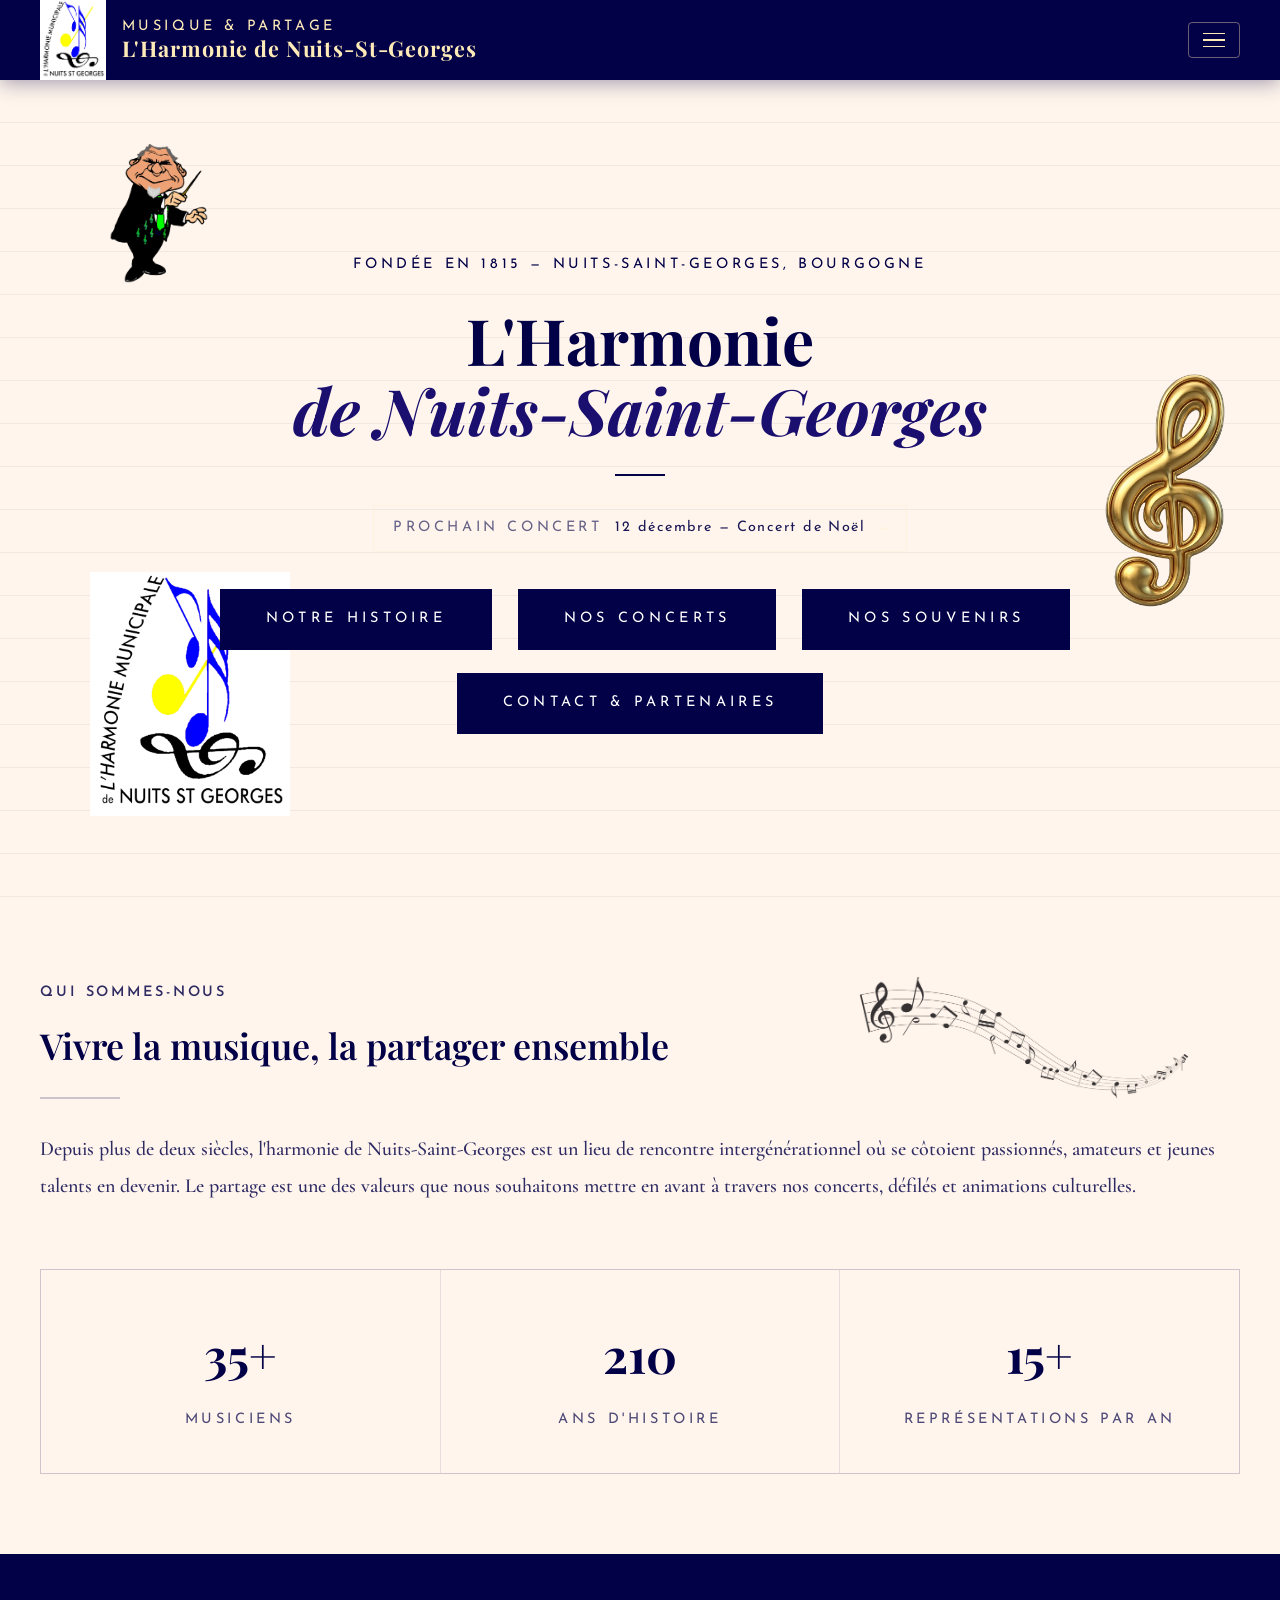
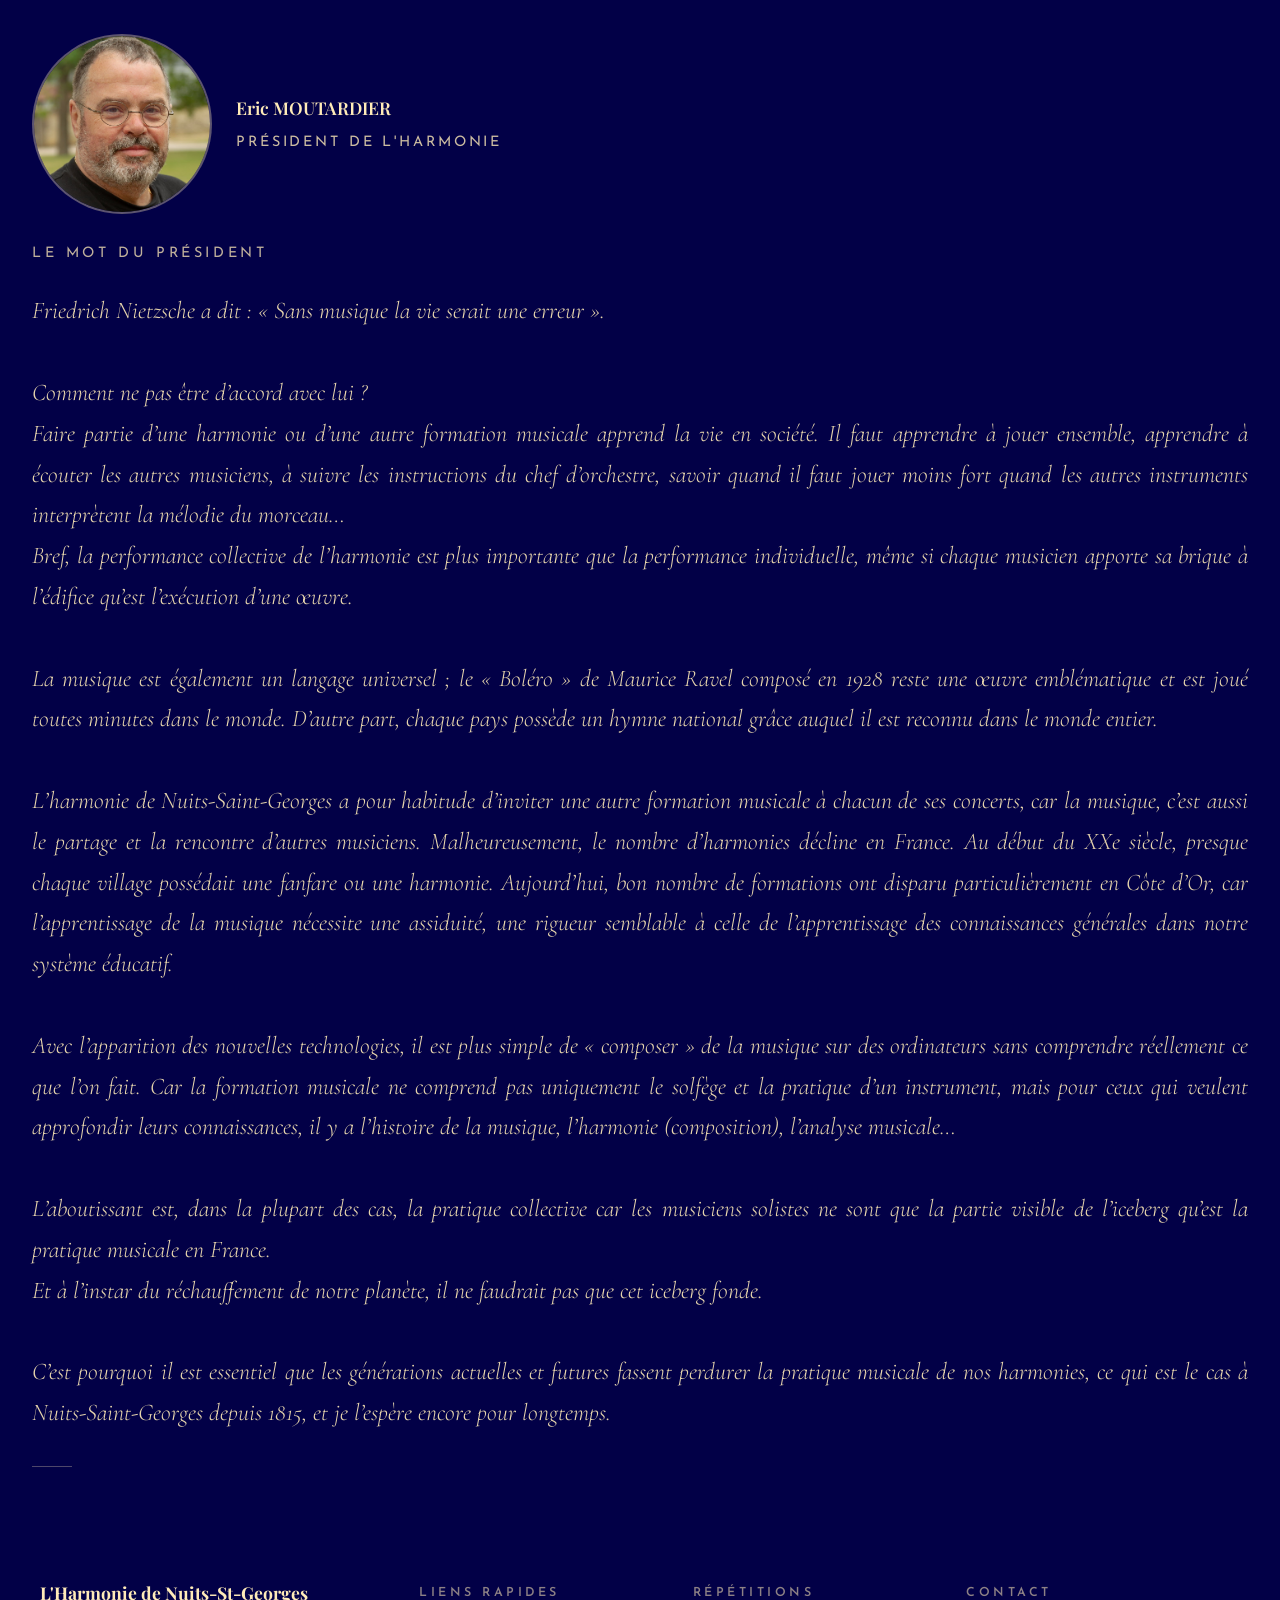
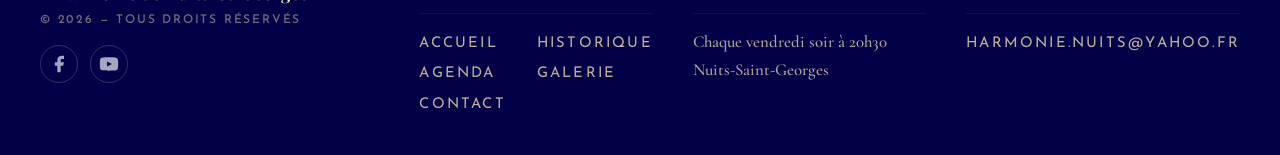
<file: index.html>
<!DOCTYPE html>
<html lang="fr">
<head>
  <link rel="icon" type="image/png" href="cle/Logo Harmonie Municipale NSG 2.png">
  <link rel="apple-touch-icon" type="image/png" href="cle/Logo Harmonie Municipale NSG 2.png">
  <script async src="https://www.googletagmanager.com/gtag/js?id=G-XFFFR3DDJY"></script>
  <meta charset="UTF-8"/>
  <meta name="description" content="Fondée en 1815, l'Harmonie de Nuits-Saint-Georges est un orchestre d'harmonie basé en Côte-d'Or. Concerts, défilés et animations tout au long de l'année. Entrée libre.">
  <meta name="viewport" content="width=device-width, initial-scale=1.0"/>
  <title>Harmonie de Nuits-Saint-Georges — Orchestre d'harmonie en Bourgogne</title>
  <link href="https://fonts.googleapis.com/css2?family=Playfair+Display:ital,wght@0,400;0,600;0,700;1,400&family=Cormorant+Garamond:ital,wght@0,300;0,400;0,500;1,300;1,400&family=Josefin+Sans:wght@200;300;400&display=swap" rel="stylesheet">
  <link rel="stylesheet" href="style.css?v=2">
  <link rel="stylesheet" href="index.css?v=2">
  <!-- Open Graph / Réseaux sociaux -->
  <meta property="og:type" content="website">
  <meta property="og:url" content="https://www.harmonie-nuits-saint-georges.fr/">
  <meta property="og:title" content="Harmonie de Nuits-Saint-Georges — Orchestre d'harmonie en Bourgogne">
  <meta property="og:description" content="Fondée en 1815, l'Harmonie de Nuits-Saint-Georges est un orchestre d'harmonie basé en Côte-d'Or. Concerts, défilés et animations tout au long de l'année. Entrée libre.">
  <meta property="og:image" content="images/PhotoConcert2.jpg">
  <meta property="og:locale" content="fr_FR">
  <meta property="og:site_name" content="Harmonie de Nuits-Saint-Georges">
  <!-- Twitter Card -->
  <meta name="twitter:card" content="summary_large_image">
  <meta name="twitter:title" content="Harmonie de Nuits-Saint-Georges — Orchestre d'harmonie en Bourgogne">
  <meta name="twitter:description" content="Fondée en 1815, l'Harmonie de Nuits-Saint-Georges est un orchestre d'harmonie basé en Côte-d'Or. Concerts, défilés et animations tout au long de l'année. Entrée libre.">
  <meta name="twitter:image" content="images/PhotoConcert2.jpg">
</head>
<body>

  <section class="hero">
    <img class="hero-deco hero-deco-top-right"     src="images/Adobe Express - file.png" alt="">
    <button class="hero-popup-btn" id="heroPopupBtn" aria-label="Voir l'affiche">
      <span>Rejoignez-nous</span>
    </button>
    <img class="hero-deco hero-deco-top-left"    src="cle/Le Chef_HM NSG.png" alt="Dessin du chef d'orchestre de l'harmonie">
    <img class="hero-deco hero-deco-bottom-left" src="cle/Logo Harmonie Municipale NSG 2.png" alt="Logo de l'Harmonie Municipale de Nuits-Saint-Georges">
    <div class="hero-content">
      <p class="hero-eyebrow">Fondée en 1815 &mdash; Nuits-Saint-Georges, Bourgogne</p>
      <h1>L'Harmonie<br><em>de Nuits-Saint-Georges</em></h1>
      <div class="hero-sep"></div>
      <!-- Badge prochain concert -->
      <a class="hero-next-concert" href="agenda.html">
        <span class="hero-next-label">Prochain concert</span>
        <span class="hero-next-info">30 mai — Concert de Printemps à Nuits-Saint-Georges</span>
        <span class="hero-next-arrow">→</span>
      </a>
      <div class="hero-cta-column">
        <a class="hero-cta" href="historique.html">Notre histoire</a>
        <a class="hero-cta" href="agenda.html">Nos concerts</a>
        <a class="hero-cta" href="galerie.html">Nos souvenirs</a>
      </div>
      <a class="hero-cta" href="contact.html">Contact &amp; Partenaires</a>
    </div>
  </section>

  <section class="section">
    <p class="section-tag">Qui sommes-nous</p>
    <h2>Vivre la musique, la partager ensemble</h2>
    <img class="logo-right-text" src="images/image-from-rawpixel-id-6482186-png.png" alt="">
    <div class="section-line"></div>
    <p>Depuis plus de deux siècles, l'harmonie de Nuits-Saint-Georges est un lieu de rencontre intergénérationnel où se côtoient passionnés, amateurs et jeunes talents en devenir. Le partage est une des valeurs que nous souhaitons mettre en avant à travers nos concerts, défilés et animations culturelles.</p>
    <div class="stats">
      <div class="stat"><span class="stat-number">35+</span><span class="stat-label">Musiciens</span></div>
      <div class="stat"><span class="stat-number">210</span><span class="stat-label">Ans d'histoire</span></div>
      <div class="stat"><span class="stat-number">15+</span><span class="stat-label">Représentations par an</span></div>
    </div>
  </section>

  <div class="president-section">
    <div class="president-inner">
      <div class="president-quote-wrap">
        <div class="president-photo-wrap">
          <div class="president-photo">
            <img src="images/ericmoutardier.jpg" alt="">
          </div>
          <div>
            <p class="president-name">Eric MOUTARDIER</p>
            <p class="president-role">Président de l'Harmonie</p>
          </div>
        </div>
        <p class="president-tag"><br> Le mot du président</p>
        <p class="president-quote">Friedrich Nietzsche  a dit : « Sans musique la vie serait une erreur ». <br> <br>
  Comment ne pas être d’accord avec lui ? <br>
  Faire partie d’une harmonie ou d’une autre formation musicale apprend la vie en société.
	Il faut apprendre à jouer ensemble, apprendre à écouter les autres musiciens, à suivre les instructions du chef d’orchestre, savoir quand il faut jouer moins fort quand les autres instruments interprètent la mélodie du morceau… <br>
	Bref, la performance collective de l’harmonie est plus importante que la performance individuelle, même si chaque musicien apporte sa brique à l’édifice qu’est l’exécution d’une œuvre. <br> <br>
	La musique est également un langage universel ; le « Boléro » de Maurice Ravel composé en 1928 reste une œuvre emblématique et est joué toutes minutes dans le monde.
	D’autre part, chaque pays possède un hymne national grâce auquel il est reconnu dans le monde entier. <br> <br>
	L’harmonie de Nuits-Saint-Georges a pour habitude d’inviter une autre formation musicale à chacun de ses concerts, car la musique, c’est aussi le partage et la rencontre d’autres musiciens.
	Malheureusement, le nombre d’harmonies décline en France. Au début du XXe siècle, presque chaque village possédait une fanfare ou une harmonie. Aujourd’hui, bon nombre de formations ont disparu particulièrement en Côte d’Or,
	car l’apprentissage de la musique nécessite une assiduité, une rigueur semblable à celle de l’apprentissage des connaissances générales dans notre système éducatif. <br> <br>
	Avec l’apparition des nouvelles technologies, il est plus simple de « composer » de la musique sur des ordinateurs sans comprendre réellement ce que l’on fait.
Car la formation musicale ne comprend pas uniquement le solfège et la pratique d’un instrument, mais pour ceux qui veulent approfondir leurs connaissances, il y a l’histoire de la musique, l’harmonie (composition), l’analyse musicale… <br> <br>
L’aboutissant est, dans la plupart des cas, la pratique collective car les musiciens solistes ne sont que la partie visible de l’iceberg qu’est la pratique musicale en France. <br>
Et à l’instar du réchauffement de notre planète, il ne faudrait pas que cet iceberg fonde. <br> <br>
C’est pourquoi il est essentiel que les générations actuelles et futures fassent perdurer la pratique musicale de nos harmonies, ce qui est le cas à Nuits-Saint-Georges depuis 1815, et je l’espère encore pour longtemps. <br>
</p>
        <div class="president-sig"></div>
      </div>
    </div>
  </div>

  <script src="script.js"></script>
</body>
</html>
</file>
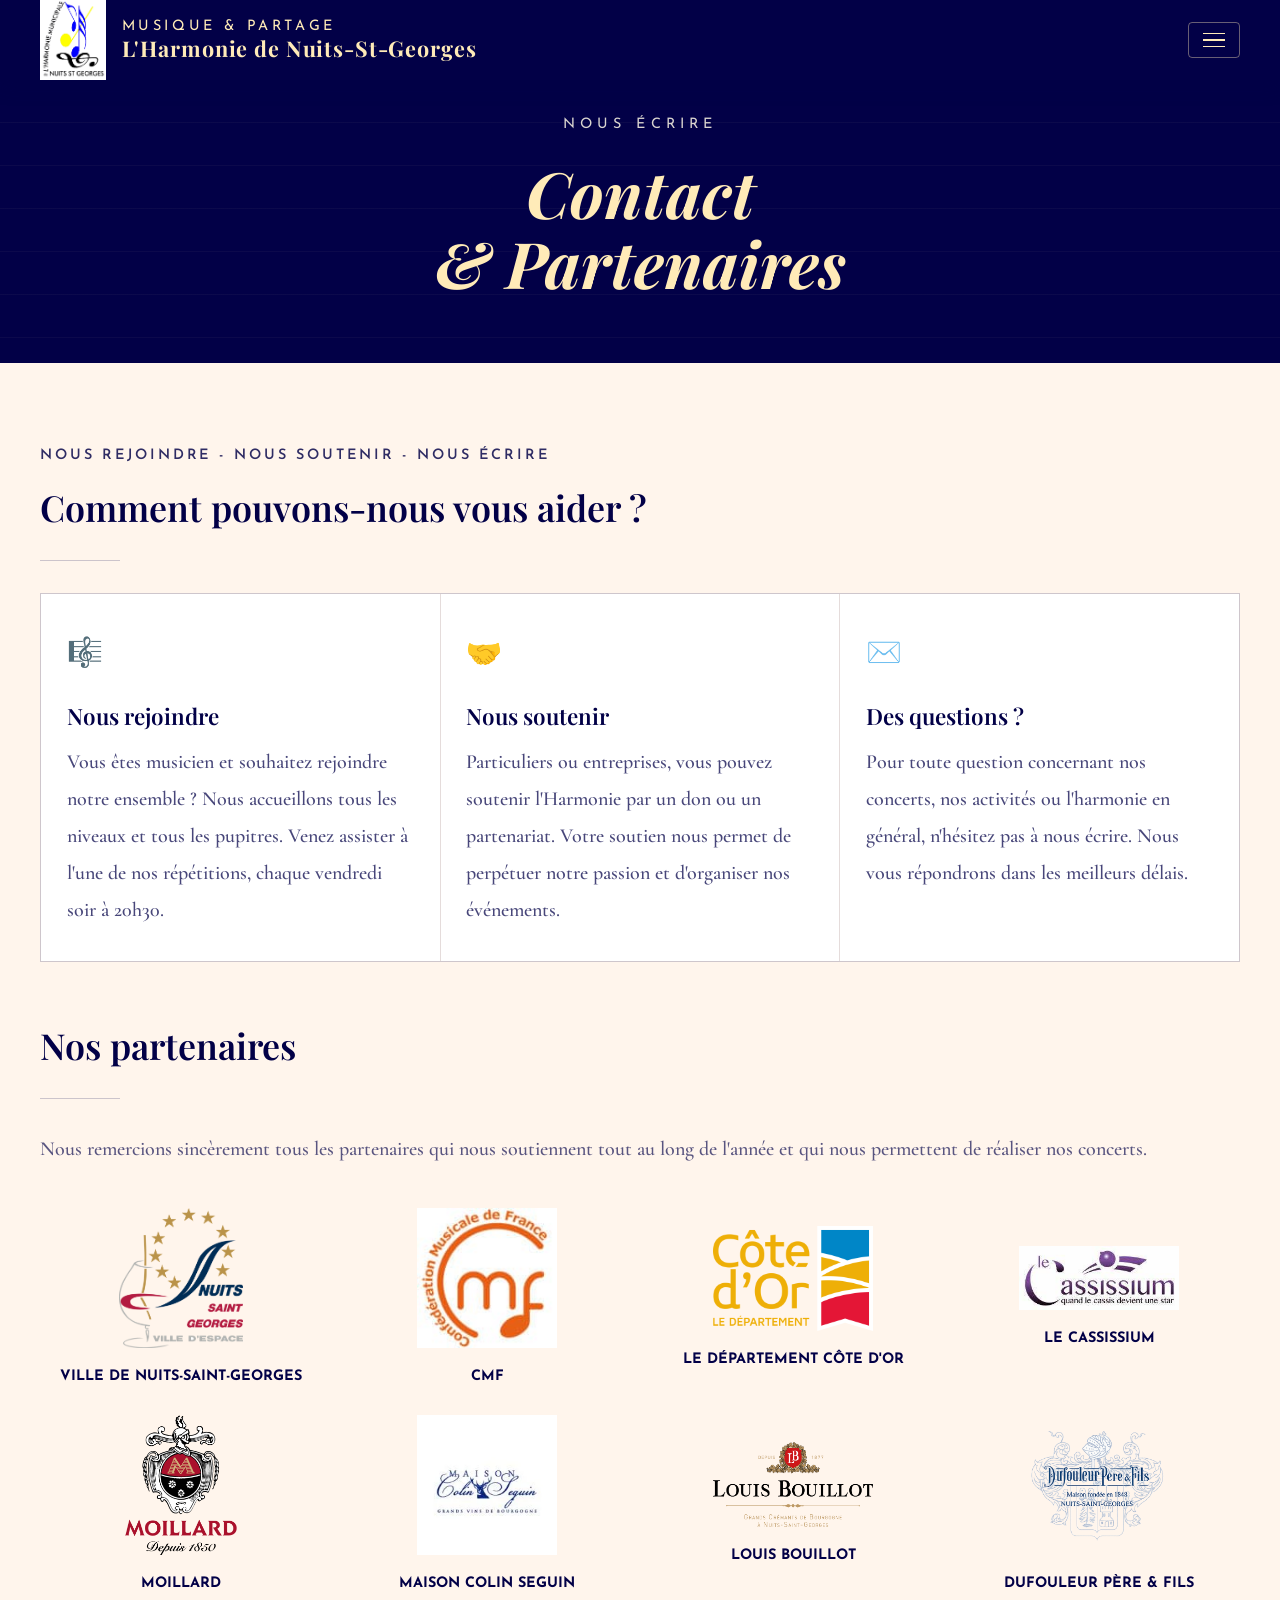
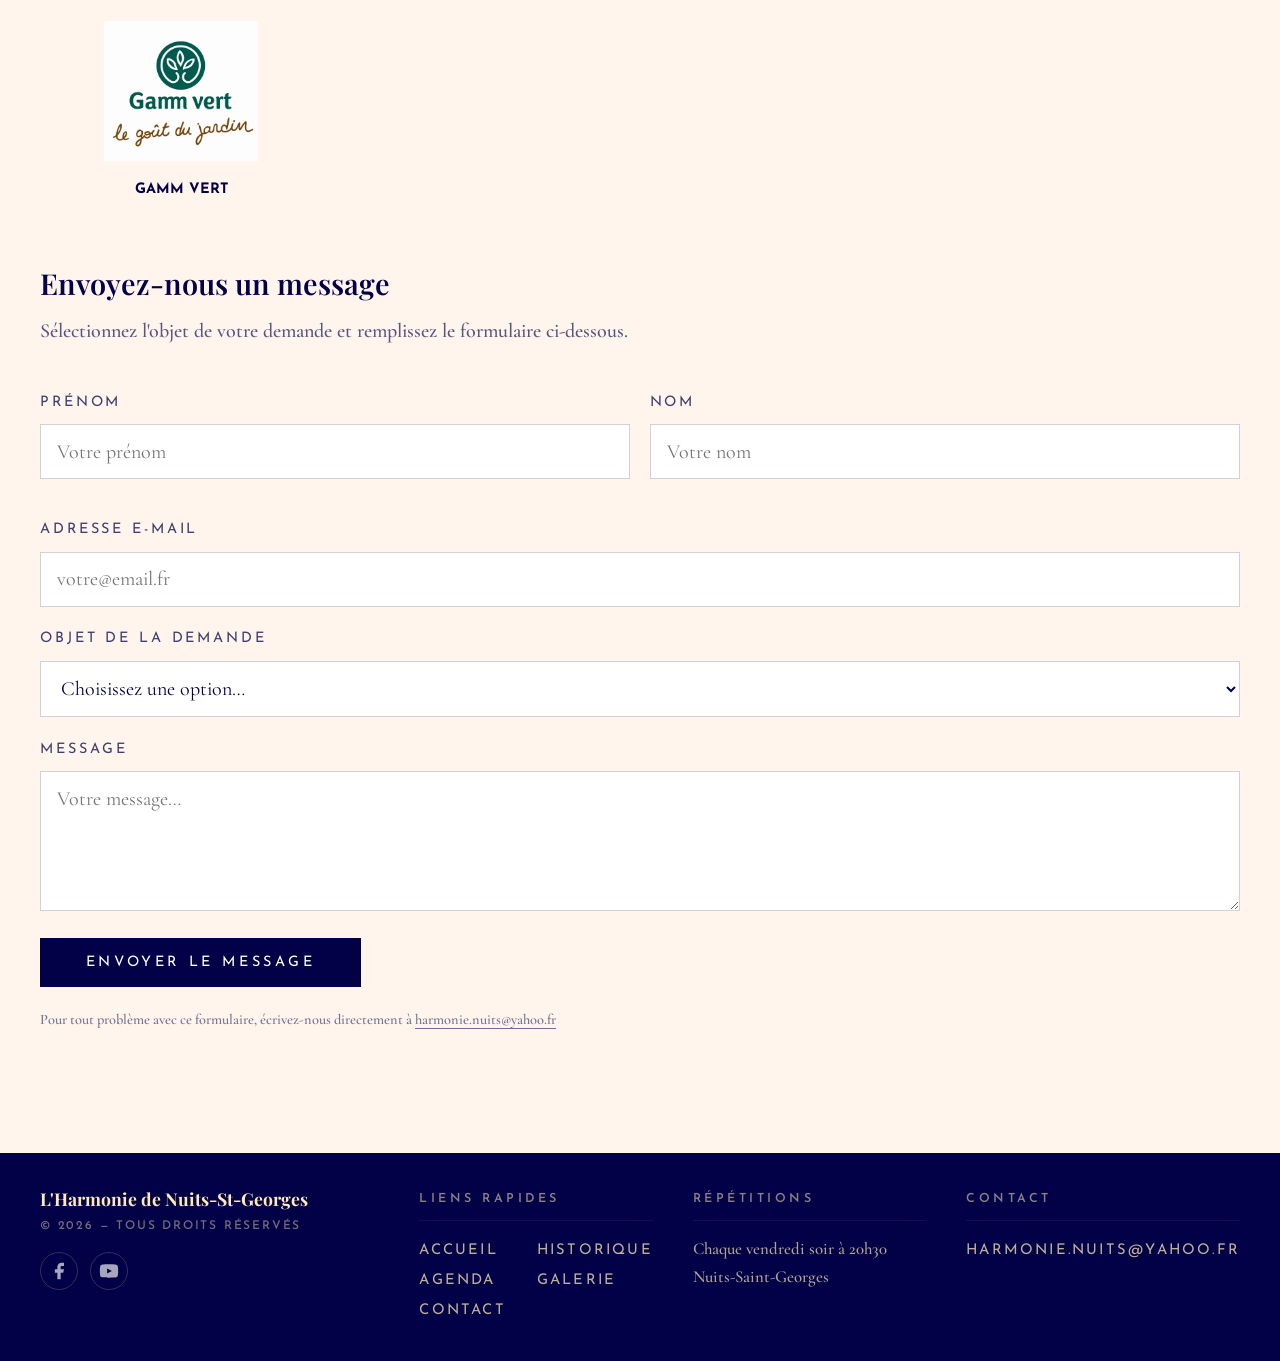
<file: contact.html>
<!DOCTYPE html>
<html lang="fr">
<head>
  <script async src="https://www.googletagmanager.com/gtag/js?id=G-XFFFR3DDJY"></script>
  <meta charset="UTF-8"/>
  <meta name="description" content="Contactez l'Harmonie de Nuits-Saint-Georges pour nous rejoindre, nous soutenir ou poser vos questions. Répétitions chaque vendredi soir à 20h30.">
  <meta name="viewport" content="width=device-width, initial-scale=1.0"/>
  <title>Contact & Partenaires — Harmonie de Nuits-Saint-Georges</title>
  <link href="https://fonts.googleapis.com/css2?family=Playfair+Display:ital,wght@0,400;0,600;0,700;1,400&family=Cormorant+Garamond:ital,wght@0,300;0,400;0,500;1,300;1,400&family=Josefin+Sans:wght@200;300;400&display=swap" rel="stylesheet">
  <link rel="stylesheet" href="style.css">
  <link rel="stylesheet" href="contact.css">
  <!-- Open Graph / Réseaux sociaux -->
  <meta property="og:type" content="website">
  <meta property="og:url" content="https://www.harmonie-nuits-saint-georges.fr/contact.html">
  <meta property="og:title" content="Contact & Partenaires — Harmonie de Nuits-Saint-Georges">
  <meta property="og:description" content="Contactez l'Harmonie de Nuits-Saint-Georges pour nous rejoindre, nous soutenir ou poser vos questions. Répétitions chaque vendredi soir à 20h30.">
  <meta property="og:image" content="images/PhotoConcert2.jpg">
  <meta property="og:locale" content="fr_FR">
  <meta property="og:site_name" content="Harmonie de Nuits-Saint-Georges">
  <!-- Twitter Card -->
  <meta name="twitter:card" content="summary_large_image">
  <meta name="twitter:title" content="Contact & Partenaires — Harmonie de Nuits-Saint-Georges">
  <meta name="twitter:description" content="Contactez l'Harmonie de Nuits-Saint-Georges pour nous rejoindre, nous soutenir ou poser vos questions. Répétitions chaque vendredi soir à 20h30.">
  <meta name="twitter:image" content="images/PhotoConcert2.jpg">
</head>
<body>

  <div class="page-hero">
    <p class="page-hero-tag">Nous écrire</p>
    <h1><em>Contact<br>&amp; Partenaires</em></h1>
  </div>

  <section class="section">
    <p class="section-tag">Nous rejoindre - nous soutenir - nous écrire</p>
    <h2>Comment pouvons-nous vous aider ?</h2>
    <div class="section-line"></div>

    <div class="contact-blocs">
      <div class="contact-bloc">
        <span class="contact-bloc-icon">🎼</span>
        <h3>Nous rejoindre</h3>
        <p>Vous êtes musicien et souhaitez rejoindre notre ensemble ? Nous accueillons tous les niveaux et tous les pupitres. Venez assister à l'une de nos répétitions, chaque vendredi soir à 20h30.</p>
      </div>
      <div class="contact-bloc">
        <span class="contact-bloc-icon">🤝</span>
        <h3>Nous soutenir</h3>
        <p>Particuliers ou entreprises, vous pouvez soutenir l'Harmonie par un don ou un partenariat. Votre soutien nous permet de perpétuer notre passion et d'organiser nos événements.</p>
      </div>
      <div class="contact-bloc">
        <span class="contact-bloc-icon">✉️</span>
        <h3>Des questions ?</h3>
        <p>Pour toute question concernant nos concerts, nos activités ou l'harmonie en général, n'hésitez pas à nous écrire. Nous vous répondrons dans les meilleurs délais.</p>
      </div>
    </div>

    <div class="form-section">
      <h2>Nos partenaires</h2>
      <div class="section-line"></div>
      <p>Nous remercions sincèrement tous les partenaires qui nous soutiennent tout au long de l'année et qui nous permettent de réaliser nos concerts.</p>
      <div class="partenaires-row">
        <div class="partenaires-column">
          <img class="partenaires" src="images/Logo_Nuits-Saint-Georges.png" alt="Logo de la Ville de Nuits-Saint-Georges">
          <p>Ville de Nuits-Saint-Georges</p>
        </div>
        <div class="partenaires-column">
          <img class="partenaires" src="images/logoCMF.jpg" alt="Logo de la CMF (Confédération Musicale de France), partenaire de l'Harmonie de Nuits-Saint-Georges">
          <p>CMF</p>
        </div>
        <div class="partenaires-column">
          <img class="partenaires" src="images/logo_departement.png" alt="Logo département Côte d'Or, partenaire de l'Harmonie de Nuits-Saint-Georges">
          <p>Le département Côte d'Or</p>
        </div>
        <div class="partenaires-column">
          <img class="partenaires" src="images/Logo Cassissium.jpg" alt="Logo du Cassissium, partenaire de l'Harmonie de Nuits-Saint-Georges">
          <p>Le Cassissium</p>
        </div>
        <div class="partenaires-column">
          <img class="partenaires" src="images/Logo-Moillard040320.png" alt="Logo de Moillard, partenaire de l'Harmonie de Nuits-Saint-Georges">
          <p>Moillard</p>
        </div>
        <div class="partenaires-column">
          <img class="partenaires" src="images/maison_colin_seguin_logo.png" alt="Logo de la Maison Colin Seguin, partenaire de l'Harmonie de Nuits-Saint-Georges">
          <p>Maison Colin Seguin</p>
        </div>
        <div class="partenaires-column">
          <img class="partenaires" src="images/BOUILLOT-logo- general.png" alt="Logo de Louis Bouillot, partenaire de l'Harmonie de Nuits-Saint-Georges">
          <p>Louis Bouillot</p>
        </div>
        <div class="partenaires-column">
          <img class="partenaires" src="images/logo_dufouleur.png" alt="Logo de Dufouleur Père & Fils, partenaire de l'Harmonie de Nuits-Saint-Georges">
          <p>Dufouleur Père & fils</p>
        </div>
        <div class="partenaires-column">
          <img class="partenaires" src="images/logo_gamm_vert.png" alt="Logo de Gamm vert, partenaire de l'Harmonie de Nuits-Saint-Georges">
          <p>Gamm vert</p>
        </div>
      </div>
    </div>

    <div class="form-section">
      <h3>Envoyez-nous un message</h3>
      <p>Sélectionnez l'objet de votre demande et remplissez le formulaire ci-dessous.</p>
      <div class="form-row">
        <div class="form-group">
          <label for="f-prenom">Prénom</label>
          <input type="text" id="f-prenom" placeholder="Votre prénom"/>
        </div>
        <div class="form-group">
          <label for="f-nom">Nom</label>
          <input type="text" id="f-nom" placeholder="Votre nom"/>
        </div>
      </div>
      <div class="form-group">
        <label for="f-email">Adresse e-mail</label>
        <input type="email" id="f-email" placeholder="votre@email.fr"/>
      </div>
      <div class="form-group">
        <label for="f-sujet">Objet de la demande</label>
        <select id="f-sujet">
          <option value="" disabled selected>Choisissez une option…</option>
          <option value="rejoindre">Je souhaite rejoindre l'Harmonie</option>
          <option value="soutenir">Je souhaite soutenir l'Harmonie</option>
          <option value="question">J'ai une question générale</option>
          <option value="autre">Autre</option>
        </select>
      </div>
      <div class="form-group">
        <label for="f-message">Message</label>
        <textarea id="f-message" placeholder="Votre message…"></textarea>
      </div>
      <button class="form-submit" id="formBtn">Envoyer le message</button>
      <p style="margin-top:1.2rem; font-size:var(--text-xs); opacity:0.55;">Pour tout problème avec ce formulaire, écrivez-nous directement à <a href="mailto:harmonie.nuits@yahoo.fr" style="border-bottom:1px solid currentColor;">harmonie.nuits@yahoo.fr</a></p>
    </div>

  </section>

  <script src="script.js"></script>
</body>
</html>
</file>
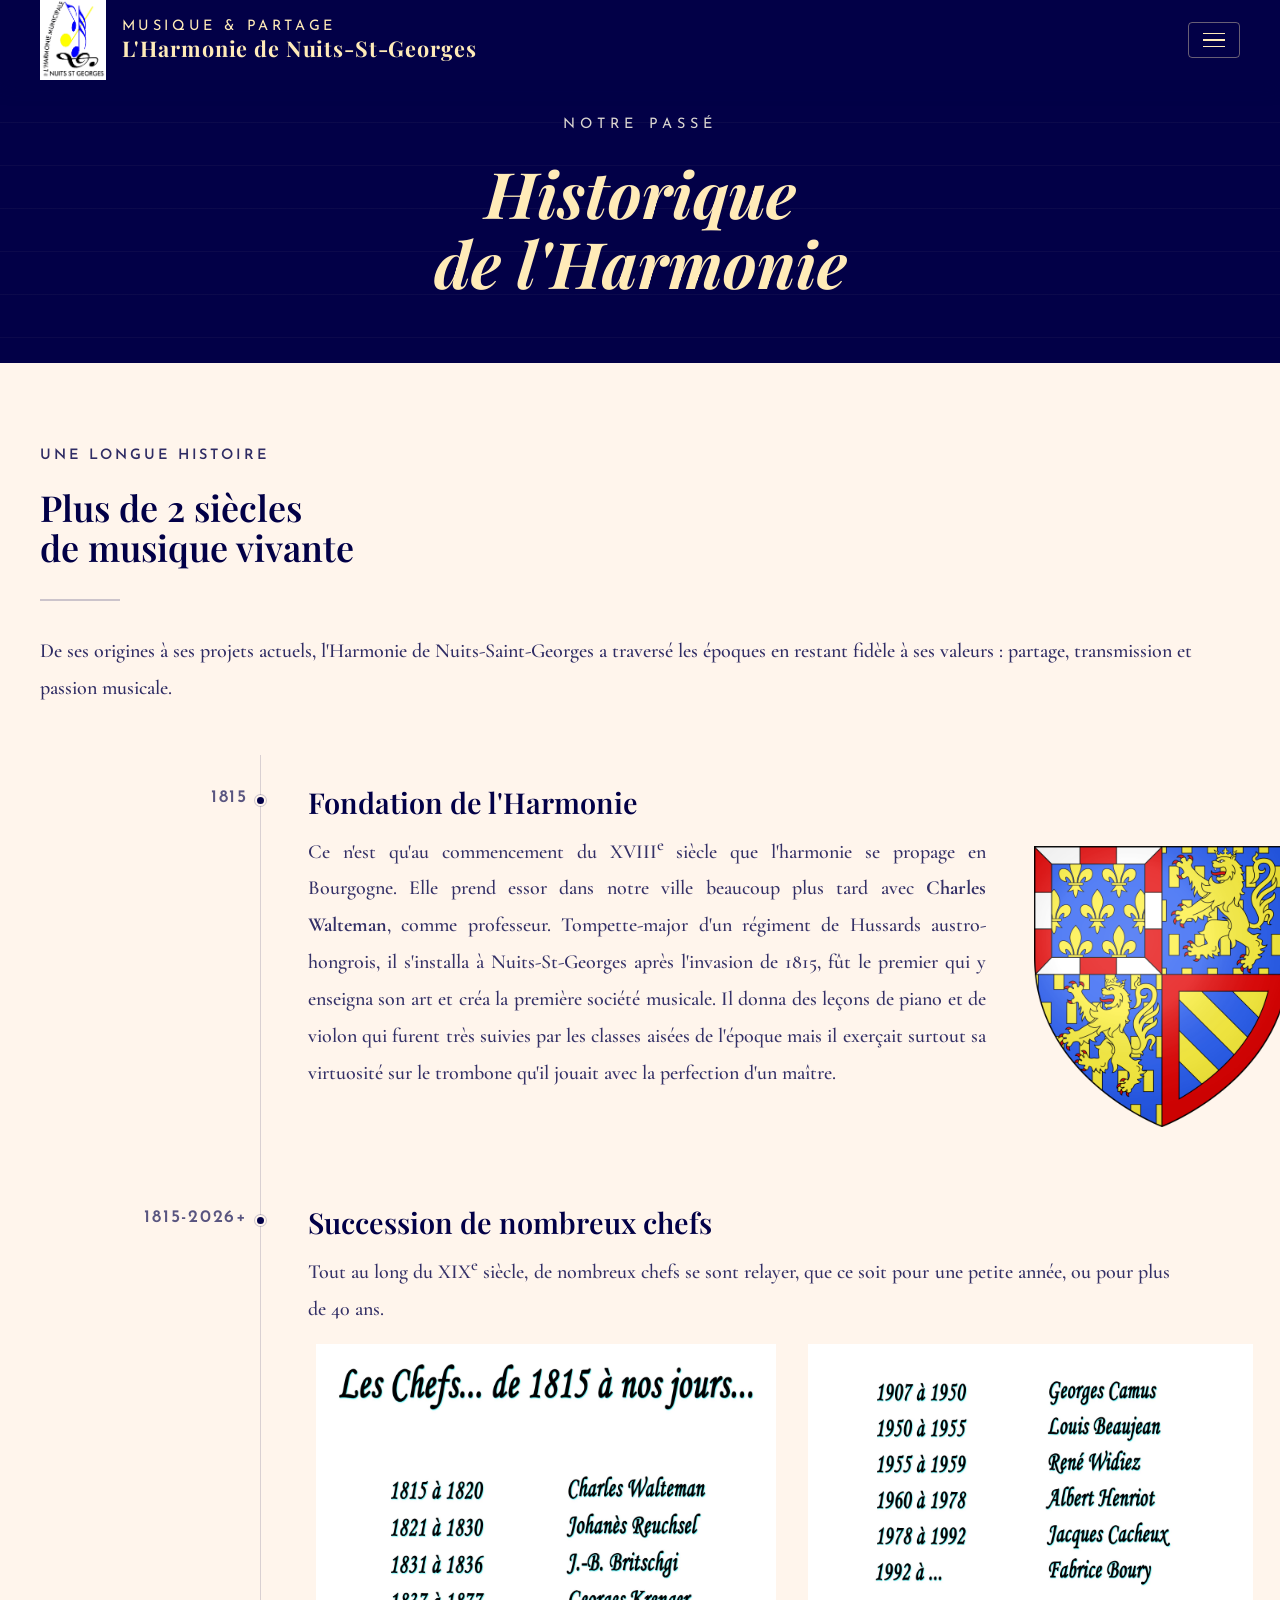
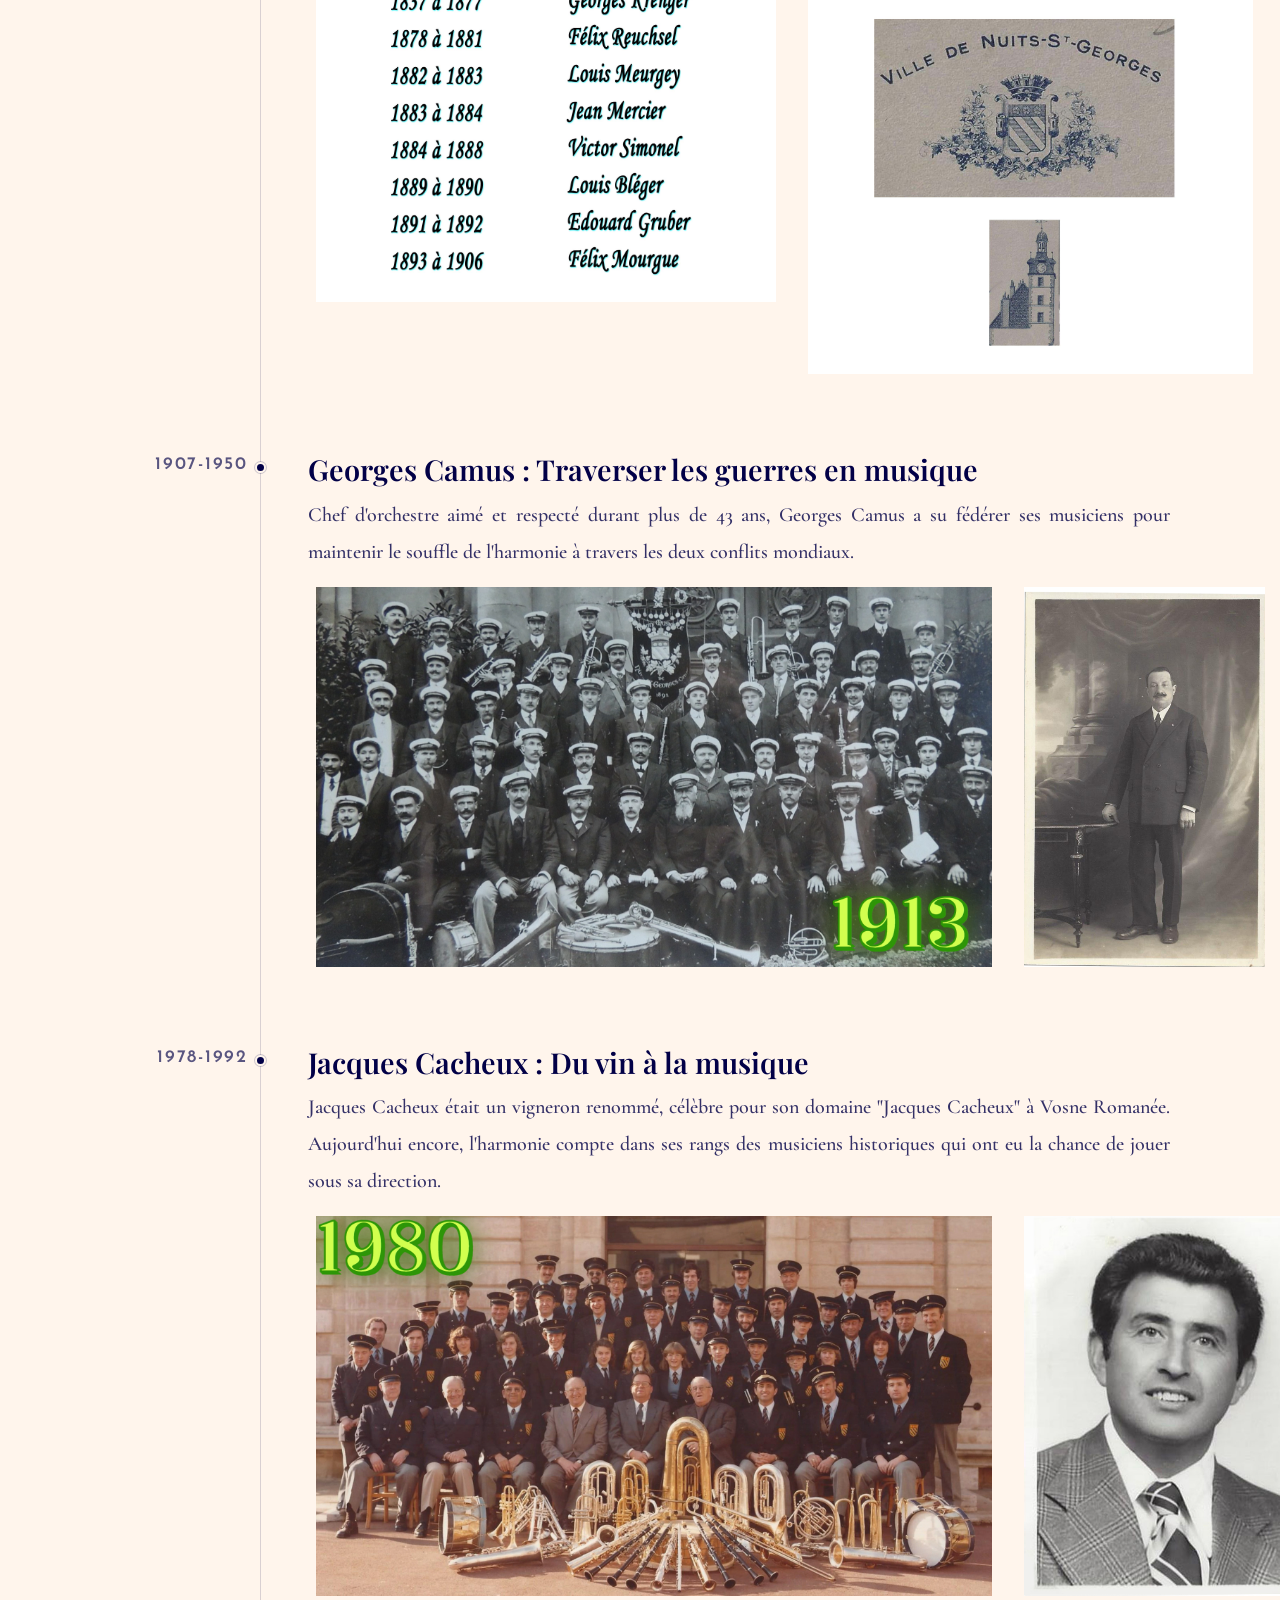
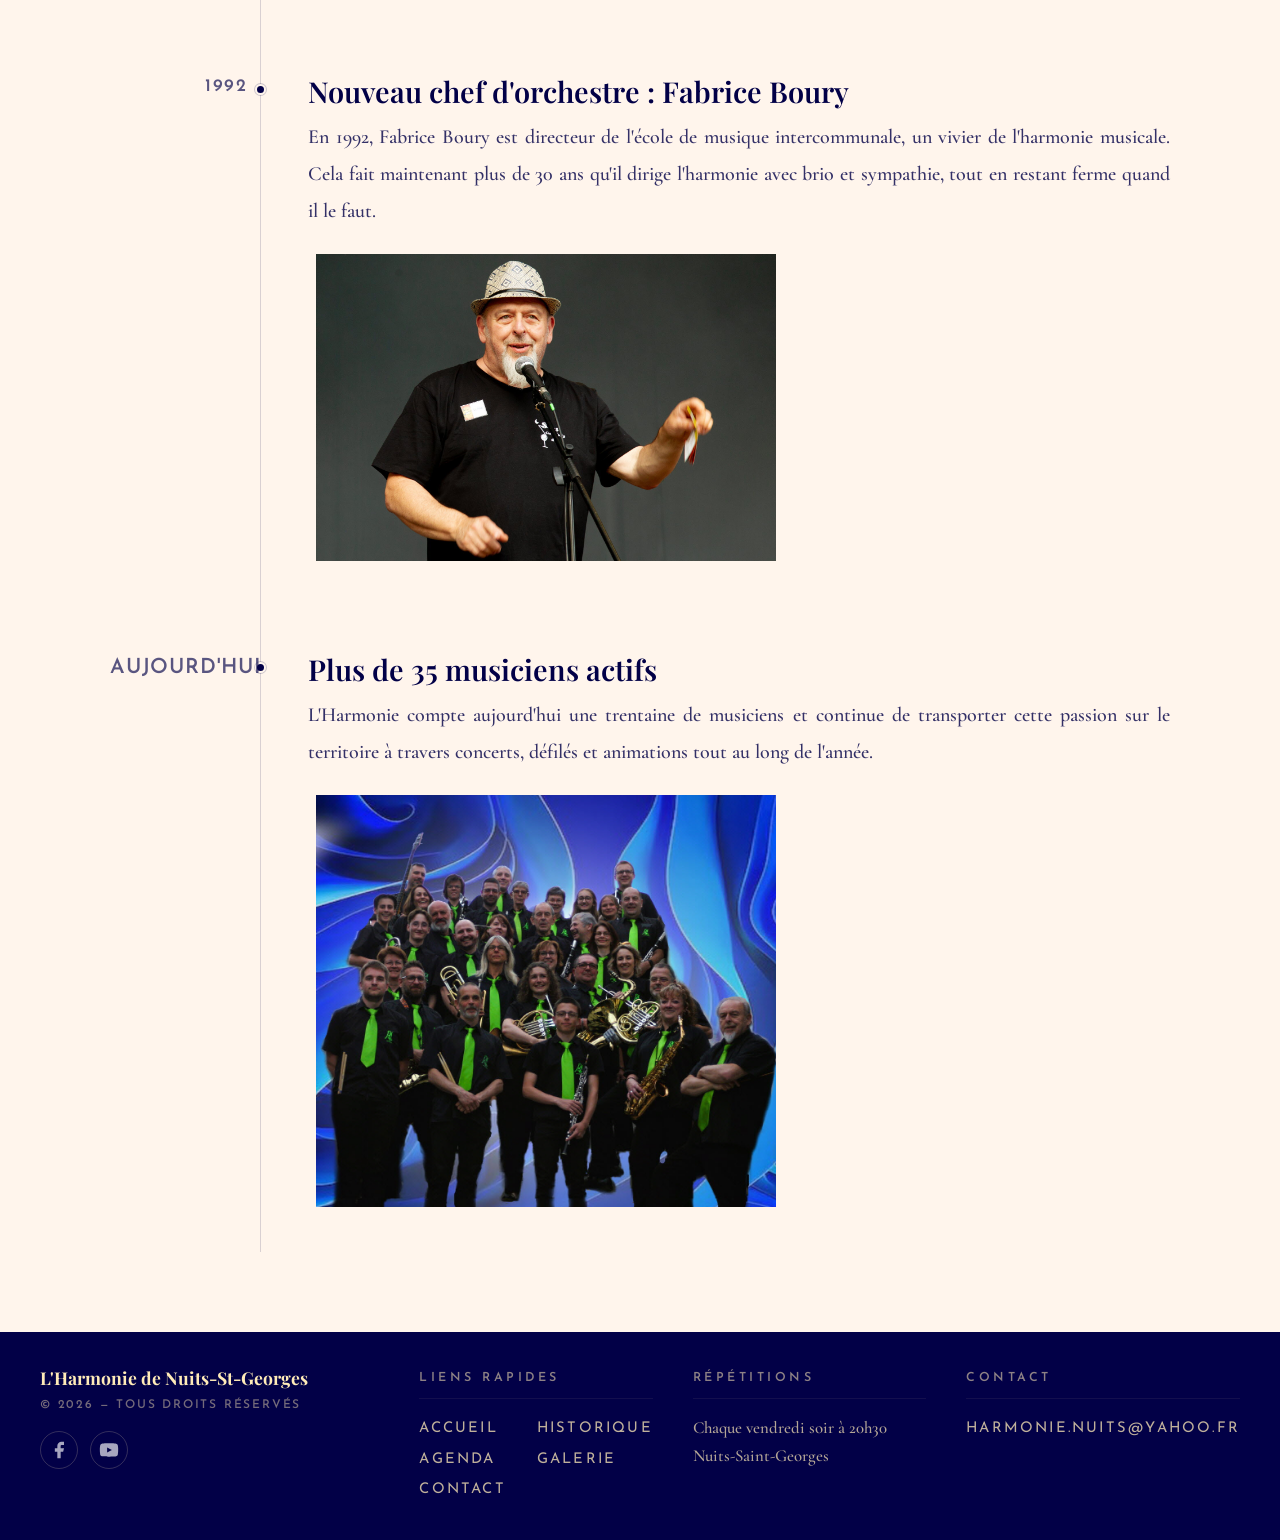
<file: historique.html>
<!DOCTYPE html>
<html lang="fr">
<head>
  <script async src="https://www.googletagmanager.com/gtag/js?id=G-XFFFR3DDJY"></script>
  <meta charset="UTF-8"/>
  <meta name="description" content="Découvrez plus de 200 ans d'histoire de l'Harmonie de Nuits-Saint-Georges : ses fondateurs, ses chefs d'orchestre, et son évolution à travers les siècles en Bourgogne.">
  <meta name="viewport" content="width=device-width, initial-scale=1.0"/>
  <title>Historique — Harmonie de Nuits-Saint-Georges depuis 1815</title>
  <link href="https://fonts.googleapis.com/css2?family=Playfair+Display:ital,wght@0,400;0,600;0,700;1,400&family=Cormorant+Garamond:ital,wght@0,300;0,400;0,500;1,300;1,400&family=Josefin+Sans:wght@200;300;400&display=swap" rel="stylesheet">
  <link rel="stylesheet" href="style.css">
  <link rel="stylesheet" href="historique.css">
  <!-- Open Graph / Réseaux sociaux -->
  <meta property="og:type" content="website">
  <meta property="og:url" content="https://www.harmonie-nuits-saint-georges.fr/historique.html">
  <meta property="og:title" content="Historique — Harmonie de Nuits-Saint-Georges depuis 1815">
  <meta property="og:description" content="Découvrez plus de 200 ans d'histoire de l'Harmonie de Nuits-Saint-Georges : ses fondateurs, ses chefs d'orchestre, et son évolution à travers les siècles en Bourgogne.">
  <meta property="og:image" content="images/Photo2026.jpg">
  <meta property="og:locale" content="fr_FR">
  <meta property="og:site_name" content="Harmonie de Nuits-Saint-Georges">
  <!-- Twitter Card -->
  <meta name="twitter:card" content="summary_large_image">
  <meta name="twitter:title" content="Historique — Harmonie de Nuits-Saint-Georges depuis 1815">
  <meta name="twitter:description" content="Découvrez plus de 200 ans d'histoire de l'Harmonie de Nuits-Saint-Georges : ses fondateurs, ses chefs d'orchestre, et son évolution à travers les siècles en Bourgogne.">
  <meta name="twitter:image" content="images/Photo2026.jpg">
</head>
<body>

  <div class="page-hero">
    <p class="page-hero-tag">Notre passé</p>
    <h1><em>Historique<br>de l'Harmonie</em></h1>
  </div>

  <section class="section">
    <p class="section-tag">Une longue histoire</p>
    <h2>Plus de 2 siècles<br>de musique vivante</h2>
    <div class="section-line"></div>
    <p>De ses origines à ses projets actuels, l'Harmonie de Nuits-Saint-Georges a traversé les époques en restant fidèle à ses valeurs : partage, transmission et passion musicale.</p>

    <div class="timeline">

      <div class="timeline-item">
        <div class="timeline-dot"></div>
        <p class="timeline-year">1815</p>
        <h3 class="timeline-title">Fondation de l'Harmonie</h3>
        <div class="photo-row photo-row--blason">
          <p class="timeline-text">Ce n'est qu'au commencement du XVIII<sup>e</sup> siècle que l'harmonie se propage en Bourgogne. Elle prend essor dans notre ville beaucoup plus tard avec <strong>Charles Walteman</strong>, comme professeur. Tompette-major d'un régiment de Hussards austro-hongrois, il s'installa à Nuits-St-Georges après l'invasion de 1815, fût le premier qui y enseigna son art et créa la première société musicale. Il donna des leçons de piano et de violon qui furent très suivies par les classes aisées de l'époque mais il exerçait surtout sa virtuosité sur le trombone qu'il jouait avec la perfection d'un maître.</p>
          <img class="timeline-blason" src="images/logo bourgogne.png" alt="Logo de la région Bourgogne">
        </div>
        
      </div>

      <div class="timeline-item">
        <div class="timeline-dot"></div>
        <p class="timeline-year">1815-2026+</p>
        <h3 class="timeline-title">Succession de nombreux chefs</h3>
        <p class="timeline-text">Tout au long du XIX<sup>e</sup> siècle, de nombreux chefs se sont relayer, que ce soit pour une petite année, ou pour plus de 40 ans.</p>
        <div class="photo-row">
          <img class="timeline-photo" src="cle/LES CHEFS/Chefs de 1815 à.png" alt="Liste des chefs de l'Harmonie de Nuits-Saint-Georges de 1815 à 1906">
          <img class="timeline-photo-small-side" src="cle/LES CHEFS/Chefs suite.jpg" alt="Liste des chefs de l'Harmonie de Nuits-Saint-Georges de 1906 à nos jours">
        </div>
      </div>

      <div class="timeline-item">
        <div class="timeline-dot"></div>
        <p class="timeline-year">1907-1950</p>
        <h3 class="timeline-title">Georges Camus : Traverser les guerres en musique</h3>
        <p class="timeline-text">Chef d'orchestre aimé et respecté durant plus de 43 ans, Georges Camus a su fédérer ses musiciens pour maintenir le souffle de l'harmonie à travers les deux conflits mondiaux.</p>
        <div class="photo-row">
          <img class="timeline-photo-long" src="cle/LES CHEFS/1913Groupe.png" alt="Photo de groupe de l'Harmonie de Nuits-Saint-Georges en 1913">
          <img class="timeline-photo-small-side-v2" src="cle/LES CHEFS/GEORGES CAMUS CROP.png" alt="Portrait de Georges Camus, chef de l'Harmonie de 1907 à 1950">
        </div>
      </div>

      <div class="timeline-item">
        <div class="timeline-dot"></div>
        <p class="timeline-year">1978-1992</p>
        <h3 class="timeline-title">Jacques Cacheux : Du vin à la musique</h3>
        <p class="timeline-text">Jacques Cacheux était un vigneron renommé, célèbre pour son domaine "Jacques Cacheux" à Vosne Romanée. Aujourd'hui encore, l'harmonie compte dans ses rangs des musiciens historiques qui ont eu la chance de jouer sous sa direction.</p>
        <div class="photo-row">
          <img class="timeline-photo-long" src="cle/LES CHEFS/1980Groupe.png" alt="Photo de groupe de l'Harmonie de Nuits-Saint-Georges en 1980">
          <img class="timeline-photo-small-side-v2" src="cle/LES CHEFS/Jacques Cacheux CROP.png" alt="Portrait de Jacques Cacheux, chef de l'Harmonie de 1978 à 1992">
        </div>
      </div>

      <div class="timeline-item">
        <div class="timeline-dot"></div>
        <p class="timeline-year">1992</p>
        <h3 class="timeline-title">Nouveau chef d'orchestre : Fabrice Boury</h3>
        <p class="timeline-text">En 1992, Fabrice Boury est directeur de l'école de musique intercommunale, un vivier de l'harmonie musicale. Cela fait maintenant plus de 30 ans qu'il dirige l'harmonie avec brio et sympathie, tout en restant ferme quand il le faut. </p>
        <img class="timeline-photo" src="images/PhotoFabrice.jpg" alt="Portrait de Fabrice Boury, chef de l'Harmonie de Nuits-Saint-Georges depuis 1996">
      </div>

      <div class="timeline-item">
        <div class="timeline-dot"></div>
        <p class="timeline-year-last">Aujourd'hui</p>
        <h3 class="timeline-title">Plus de 35 musiciens actifs</h3>
        <p class="timeline-text">L'Harmonie compte aujourd'hui une trentaine de musiciens et continue de transporter cette passion sur le territoire à travers concerts, défilés et animations tout au long de l'année.</p>
        <img class="timeline-photo" src="images/Photo2026.jpg" alt="Photo des musiciens de l'Harmonie de Nuits-Saint-Georges en 2026">
      </div>

    </div>
  </section>

  <script src="script.js"></script>
</body>
</html>
</file>
<file: style.css>
/* =============================================
   HARMONIE DE NUITS-ST-GEORGES — Style commun
   ============================================= */

/* ===== VARIABLES ===== */
:root {
  --navy:       #020047;
  --gold:       #FFEBB8;
  --cream:      #FFF5EC;
  --white:      #FFFFFF;
  --gold-dark:  #E8C96A;

  --font-serif: 'Playfair Display', serif;
  --font-body:  'Cormorant Garamond', serif;
  --font-caps:  'Josefin Sans', sans-serif;

  --text-base:  1.4rem;
  --text-sm:    1.2rem;
  --text-xs:    1rem;

  --section-padding: 6rem 2.5rem;
  --section-max:     1600px;
}

/* ===== RESET ===== */
*, *::before, *::after { box-sizing: border-box; margin: 0; padding: 0; }
html { scroll-behavior: smooth; }

/* ===== BASE ===== */
body {
  background-color: var(--cream);
  color: var(--navy);
  font-family: var(--font-body);
  font-size: var(--text-base);
  font-weight: 400;
  line-height: 1.85;
  overflow-x: hidden;
}

h1, h2, h3 {
  font-family: var(--font-serif);
  font-weight: 700;
  color: var(--navy);
  line-height: 1.1;
}
h2 { font-size: clamp(1.6rem, 3vw, 3rem); font-weight: 600; margin-bottom: 2rem; }
h3 { font-size: 1.4rem; font-weight: 600; margin-bottom: 0.7rem; }

p {
  font-family: var(--font-body);
  font-size: var(--text-base);
  font-weight: 550;
  line-height: 1.85;
  color: var(--navy);
}

a { color: inherit; text-decoration: none; }


/* ===== BOUTON NAVY COMMUN ===== */
.btn-navy {
  font-family: var(--font-caps);
  font-size: var(--text-xs);
  font-weight: 400;
  letter-spacing: 0.25em;
  text-transform: uppercase;
  color: var(--white);
  background: var(--navy);
  border: 1.5px solid var(--navy);
  cursor: pointer;
  transition: background 0.3s, color 0.3s;
  display: inline-block;
}
.btn-navy:hover { background: transparent; color: var(--navy); }


/* ===== HEADER ===== */
header {
  background-color: var(--navy);
  position: sticky;
  top: 0;
  z-index: 1000;
  box-shadow: 0 2px 20px rgba(2, 0, 71, 0.4);
}

.header-inner {
  max-width: 2100px;
  margin: 0 auto;
  padding: 0 2.5rem;
  height: 80px;
  display: flex;
  align-items: center;
  gap: 1rem;
  justify-content: space-between;
}

.header-left { display: flex; align-items: center; gap: 1rem; }

.logo-header { margin-top: 13px; height: 80px; width: auto; }

.site-title { display: flex; flex-direction: column; line-height: 1; }

.site-title .label {
  font-family: var(--font-caps);
  font-size: var(--text-xs);
  font-weight: 400;
  letter-spacing: 0.25em;
  text-transform: uppercase;
  color: var(--gold);
  margin-bottom: 4px;
}

.site-title .name {
  font-family: var(--font-serif);
  font-size: 1.55rem;
  font-weight: 700;
  color: var(--gold);
  letter-spacing: 0.04em;
}

.menu-toggle {
  background: none;
  border: 1.5px solid rgba(255, 235, 184, 0.4);
  cursor: pointer;
  padding: 10px 14px;
  display: flex;
  flex-direction: column;
  gap: 5px;
  border-radius: 4px;
  transition: border-color 0.3s, background 0.3s;
}
.menu-toggle:hover { border-color: var(--gold); background: rgba(255, 235, 184, 0.05); }
.menu-toggle span {
  display: block;
  width: 22px;
  height: 1.5px;
  background: var(--gold);
  transition: transform 0.35s ease, opacity 0.25s ease;
  transform-origin: center;
}
.menu-toggle.open span:nth-child(1) { transform: translateY(6.5px) rotate(45deg); }
.menu-toggle.open span:nth-child(2) { opacity: 0; transform: scaleX(0); }
.menu-toggle.open span:nth-child(3) { transform: translateY(-6.5px) rotate(-45deg); }


/* ===== MENU OVERLAY ===== */
.nav-overlay {
  position: fixed;
  inset: 0;
  background: rgba(2, 0, 71, 0.97);
  z-index: 999;
  display: flex;
  flex-direction: column;
  align-items: center;
  justify-content: center;
  opacity: 0;
  pointer-events: none;
  transform: translateY(-12px);
  transition: opacity 0.4s ease, transform 0.4s ease;
}
.nav-overlay.open { opacity: 1; pointer-events: all; transform: translateY(0); }

.nav-overlay nav { display: flex; flex-direction: column; align-items: center; gap: 0.3rem; }

.nav-overlay nav a {
  font-family: var(--font-serif);
  font-size: clamp(1.6rem, 4vw, 3.2rem);
  font-weight: 400;
  color: var(--gold);
  letter-spacing: 0.02em;
  padding: 0.4rem 1.5rem;
  position: relative;
  opacity: 0;
  transform: translateY(20px);
  transition: color 0.25s;
}
.nav-overlay.open nav a { opacity: 1; transform: translateY(0); }
.nav-overlay.open nav a:nth-of-type(1) { transition: opacity 0.4s 0.08s, transform 0.4s 0.08s, color 0.25s; }
.nav-overlay.open nav a:nth-of-type(2) { transition: opacity 0.4s 0.14s, transform 0.4s 0.14s, color 0.25s; }
.nav-overlay.open nav a:nth-of-type(3) { transition: opacity 0.4s 0.20s, transform 0.4s 0.20s, color 0.25s; }
.nav-overlay.open nav a:nth-of-type(4) { transition: opacity 0.4s 0.26s, transform 0.4s 0.26s, color 0.25s; }
.nav-overlay.open nav a:nth-of-type(5) { transition: opacity 0.4s 0.32s, transform 0.4s 0.32s, color 0.25s; }
.nav-overlay nav a::after {
  content: '';
  position: absolute;
  bottom: 4px;
  left: 50%;
  transform: translateX(-50%) scaleX(0);
  width: 60%;
  height: 1px;
  background: var(--gold-dark);
  transition: transform 0.3s ease;
}
.nav-overlay nav a:hover { color: var(--white); }
.nav-overlay nav a:hover::after { transform: translateX(-50%) scaleX(1); }

.nav-divider { width: 60px; height: 1px; background: rgba(255, 235, 184, 0.25); margin: 0.6rem auto; }


/* ===== SECTIONS ===== */
.section { max-width: var(--section-max); margin: 0 auto; padding: var(--section-padding); }

.section-tag {
  font-family: var(--font-caps);
  font-size: var(--text-xs);
  font-weight: 600;
  letter-spacing: 0.2em;
  text-transform: uppercase;
  color: var(--navy);
  opacity: 0.65;
  margin-bottom: 1.2rem;
  display: block;
}

.section-line { width: 80px; height: 1.5px; background: var(--navy); opacity: 0.2; margin-bottom: 2rem; }

.section > p, .section .section-body { opacity: 0.82; max-width: 1200px; }


/* ===== PAGE HERO ===== */
.page-hero {
  background: var(--navy);
  padding: 2rem 2.5rem 4rem;
  text-align: center;
  position: relative;
  overflow: hidden;
}
.page-hero::before {
  content: '';
  position: absolute;
  inset: 0;
  background-image: repeating-linear-gradient(
    to bottom,
    transparent 0px, transparent 42px,
    rgba(255, 235, 184, 0.04) 42px, rgba(255, 235, 184, 0.04) 43px
  );
  pointer-events: none;
}

.page-hero-tag {
  font-family: var(--font-caps);
  font-size: var(--text-xs);
  font-weight: 400;
  letter-spacing: 0.35em;
  text-transform: uppercase;
  color: #fffae8;
  opacity: 0.85;
  margin-bottom: 1.2rem;
  display: block;
}

.page-hero h1 {
  font-family: var(--font-serif);
  font-size: clamp(2rem, 5vw, 5rem);
  font-weight: 700;
  color: var(--gold);
  line-height: 1.1;
}
.page-hero h1 em { font-style: italic; color: var(--gold); }


/* ===== FOOTER ===== */
footer { background: var(--navy); padding: 2.2rem 2.5rem; }

.footer-inner {
  max-width: var(--section-max);
  margin: 0 auto;
  display: grid;
  grid-template-columns: 1.6fr 1.1fr 1.1fr 0.9fr;
  gap: 2.5rem 3rem;
  align-items: start;
  text-align: left;
}

.footer-title {
  font-family: var(--font-serif);
  font-size: 1.25rem;
  font-weight: 700;
  color: var(--gold);
  margin-bottom: 0.35rem;
  line-height: 1.2;
}

.footer-copy {
  font-family: var(--font-caps);
  font-size: 0.75rem;
  letter-spacing: 0.15em;
  text-transform: uppercase;
  color: var(--gold);
  opacity: 0.45;
  margin-bottom: 0.9rem;
}

.footer-col-title {
  font-family: var(--font-caps);
  font-size: 0.78rem;
  font-weight: 600;
  letter-spacing: 0.28em;
  text-transform: uppercase;
  color: var(--gold);
  opacity: 0.55;
  margin-bottom: 0.9rem;
  padding-bottom: 0.5rem;
  border-bottom: 1px solid rgba(255, 235, 184, 0.12);
}

.footer-col--links .footer-links-grid {
  display: grid;
  grid-template-columns: 1fr 1fr;
  gap: 0 0.5rem;
}

.footer-link {
  display: block;
  font-family: var(--font-caps);
  font-size: 0.92rem;
  letter-spacing: 0.15em;
  text-transform: uppercase;
  color: var(--gold);
  opacity: 0.75;
  padding: 0.1rem 0;
  transition: opacity 0.2s;
}
.footer-link:hover { opacity: 1; }

.footer-info {
  font-family: var(--font-body);
  font-size: 1.2rem;
  color: var(--gold);
  opacity: 0.7;
  line-height: 1.65;
}

.footer-socials {
  display: flex;
  gap: 0.75rem;
  align-items: center;
  margin-top: 0.7rem;
}

.footer-social {
  display: inline-flex;
  align-items: center;
  justify-content: center;
  width: 38px; height: 38px;
  border-radius: 50%;
  border: 1px solid rgba(255, 235, 184, 0.3);
  color: var(--white);
  opacity: 0.65;
  transition: opacity 0.25s, border-color 0.25s;
}
.footer-social:hover { opacity: 1; border-color: var(--gold); }

@media (max-width: 1440px) {
  .footer-inner { gap: 2rem 2.5rem; }
  .footer-title { font-size: 1.1rem; }
  .footer-info { font-size: 1.05rem; }
}
@media (max-width: 1100px) {
  .footer-inner { grid-template-columns: 1.4fr 1fr 1fr; }
  .footer-inner > *:last-child { grid-column: 1; grid-row: 2; }
}
@media (max-width: 860px) {
  .footer-inner { grid-template-columns: 1fr 1fr; gap: 1.5rem 2rem; }
  .footer-inner > *:last-child { grid-column: auto; grid-row: auto; }
}
@media (max-width: 480px) {
  .footer-inner { grid-template-columns: 1fr; gap: 1.4rem; }
  footer { padding: 2rem 1rem; }
  .footer-col--links .footer-links-grid { grid-template-columns: 1fr; }
}


/* ===== ANIMATIONS ===== */
@keyframes fadeUp {
  from { opacity: 0; transform: translateY(22px); }
  to   { opacity: 1; transform: translateY(0); }
}


/* ===== LIGHTBOX (partagée) ===== */
.lightbox {
  position: fixed; inset: 0; z-index: 2000;
  background: rgba(2, 0, 47, 0.96);
  display: flex; align-items: center; justify-content: center;
  opacity: 0; pointer-events: none;
  transition: opacity 0.3s ease;
}
.lightbox.open { opacity: 1; pointer-events: all; }

.lightbox-img-wrap { max-width: 90vw; max-height: 85vh; display: flex; align-items: center; justify-content: center; }

.lightbox-img {
  max-width: 90vw; max-height: 85vh;
  object-fit: contain; display: block;
  box-shadow: 0 20px 80px rgba(0, 0, 0, 0.5);
  transition: opacity 0.2s ease;
}

.lightbox-close,
.lightbox-arrow {
  position: absolute;
  background: none;
  border: 1px solid rgba(255, 235, 184, 0.3);
  color: var(--gold);
  border-radius: 50%;
  cursor: pointer;
  display: flex; align-items: center; justify-content: center;
  opacity: 0.6;
  transition: opacity 0.2s, border-color 0.2s;
}
.lightbox-close:hover,
.lightbox-arrow:hover { opacity: 1; border-color: var(--gold); }

.lightbox-close { top: 1.5rem; right: 1.5rem; width: 42px; height: 42px; font-size: 1.1rem; }

.lightbox-arrow { top: 50%; transform: translateY(-50%); width: 48px; height: 48px; opacity: 0.45; }
.lightbox-prev { left: 1.5rem; }
.lightbox-next { right: 1.5rem; }

.lightbox-counter {
  position: absolute; bottom: 1.5rem; left: 50%; transform: translateX(-50%);
  font-family: var(--font-caps);
  font-size: var(--text-xs); font-weight: 400;
  letter-spacing: 0.3em;
  color: var(--gold); opacity: 0.45;
}


/* =============================================
   RESPONSIVE GLOBAL
   ============================================= */

@media (max-width: 1440px) {
  :root {
    --section-max: 1280px;
    --text-base: 1.25rem;
    --text-sm:   1.1rem;
    --text-xs:   0.9rem;
    --section-padding: 5rem 2.5rem;
  }
  h2 { font-size: clamp(1.5rem, 2.8vw, 2.4rem); }
  .site-title .name { font-size: 1.35rem; }
}

@media (max-width: 1100px) {
  :root {
    --section-max: 100%;
    --section-padding: 4rem 2rem;
    --text-base: 1.2rem;
    --text-sm:   1.05rem;
    --text-xs:   0.88rem;
  }
  h2 { font-size: clamp(1.4rem, 2.5vw, 2.2rem); }
}

@media (max-width: 1024px) {
  .site-title .name  { font-size: 1.2rem; }
  .site-title .label { font-size: 0.78rem; letter-spacing: 0.15em; }
  .logo-header       { height: 68px; }
  .header-inner      { height: 76px; padding: 0 1.8rem; }
}

@media (max-width: 860px) {
  :root {
    --section-padding: 3.5rem 1.5rem;
    --text-base: 1.15rem;
    --text-sm:   1rem;
    --text-xs:   0.85rem;
  }
  .site-title .name  { font-size: 1.1rem; }
  .site-title .label { display: none; }
  .logo-header       { height: 64px; }
  .header-inner      { height: 70px; padding: 0 1.5rem; }
  .page-hero { padding: 1.5rem 1.5rem 3rem; }
  .page-hero h1 { font-size: clamp(1.8rem, 5vw, 3rem); }
  h2 { font-size: clamp(1.3rem, 3.5vw, 2rem); margin-bottom: 1.5rem; }
  h3 { font-size: 1.25rem; }
}

@media (max-width: 640px) {
  .lightbox-prev, .lightbox-next { display: none; }
}

@media (max-width: 480px) {
  :root {
    --section-padding: 2.5rem 1rem;
    --text-base: 1.1rem;
    --text-sm:   0.95rem;
    --text-xs:   0.8rem;
  }
  .logo-header  { height: 52px; }
  .header-inner { height: 60px; padding: 0 1rem; }
  .site-title .name { font-size: 1rem; }
  .page-hero { padding: 1.2rem 1rem 2.5rem; }
  .page-hero h1 { font-size: clamp(1.5rem, 7vw, 2.4rem); }
  h2 { font-size: clamp(1.2rem, 5vw, 1.8rem); }
  h3 { font-size: 1.1rem; }
  footer { padding: 2rem 1rem; }
  footer p { letter-spacing: 0.1em; font-size: 0.75rem; }
}

@media (max-width: 380px) {
  :root { --section-padding: 2rem 0.8rem; }
  .site-title .name { font-size: 0.9rem; }
  .logo-header { height: 44px; }
  .header-inner { height: 56px; }
  .page-hero-tag { letter-spacing: 0.15em; word-break: break-word; }
}


/* =============================================
   OVERRIDE TRÈS GRANDS ÉCRANS
   ============================================= */
@media (min-width: 1921px) {
  :root {
    --text-base: 1.6rem;
    --text-sm:   1.35rem;
    --text-xs:   1.1rem;
    --section-padding: 8rem 5rem;
    --section-max: 1900px;
  }
  .header-inner { max-width: 2400px !important; height: 100px !important; }
  .logo-header  { height: 100px !important; }
  .site-title .name  { font-size: 1.9rem !important; }
  .site-title .label { font-size: 1.05rem !important; display: block !important; }
  .footer-inner { max-width: 1900px; }
  h2 { font-size: clamp(2.2rem, 2.8vw, 3.8rem) !important; }
  h3 { font-size: 1.8rem; }
}

@media (min-width: 2560px) {
  :root {
    --text-base: 2rem;
    --text-sm:   1.7rem;
    --text-xs:   1.4rem;
    --section-max: 2400px;
    --section-padding: 10rem 7rem;
  }
  .header-inner { max-width: 3000px !important; height: 120px !important; }
  .logo-header  { height: 120px !important; }
  .site-title .name  { font-size: 2.4rem !important; }
  .site-title .label { font-size: 1.3rem !important; display: block !important; }
  .footer-inner { max-width: 2400px; }
  h2 { font-size: clamp(2.8rem, 2.5vw, 5rem) !important; }
  h3 { font-size: 2.2rem; }
  .menu-toggle { padding: 16px 20px; }
  .menu-toggle span { width: 32px; height: 2px; }
}

/* =============================================
   POPUP ANNONCE
   ============================================= */

.popup-overlay {
  position: fixed;
  inset: 0;
  z-index: 3000;
  background: rgba(2, 0, 47, 0.78);
  display: flex;
  align-items: center;
  justify-content: center;
  padding: 1.5rem;
  opacity: 0;
  pointer-events: none;
  transition: opacity 0.35s ease;
  /* iOS : empêche le scroll derrière */
  -webkit-overflow-scrolling: touch;
}
.popup-overlay.open {
  opacity: 1;
  pointer-events: all;
}

.popup-card {
  background: var(--cream);
  max-width: 620px;
  width: 100%;
  position: relative;
  box-shadow: 0 24px 80px rgba(2, 0, 47, 0.45);
  border: 1px solid rgba(2, 0, 71, 0.1);
  transform: translateY(20px);
  transition: transform 0.35s ease;
  overflow: hidden;
  /* Empêche la card de dépasser sur petit écran */
  max-height: 90vh;
  display: flex;
  flex-direction: column;
}
.popup-overlay.open .popup-card {
  transform: translateY(0);
}

.popup-header {
  background: var(--navy);
  padding: 1.1rem 3.5rem 1.1rem 1.6rem;
  position: relative;
  flex-shrink: 0;
}

.popup-title {
  font-family: var(--font-caps);
  font-size: 1.25rem;
  font-weight: 400;
  letter-spacing: 0.15em;
  text-transform: uppercase;
  color: var(--gold);
  line-height: 1.4;
  margin: 0;
}

.popup-close {
  position: absolute;
  top: 50%;
  right: 0.9rem;
  transform: translateY(-50%);
  background: none;
  border: 1px solid rgba(255, 235, 184, 0.3);
  color: var(--gold);
  border-radius: 50%;
  /* Zone de tap généreuse sur mobile */
  width: 40px;
  height: 40px;
  font-size: 1.1rem;
  cursor: pointer;
  display: flex;
  align-items: center;
  justify-content: center;
  opacity: 0.7;
  transition: opacity 0.2s, border-color 0.2s;
  /* Évite le double-tap zoom iOS */
  touch-action: manipulation;
  -webkit-tap-highlight-color: transparent;
}
.popup-close:hover { opacity: 1; border-color: var(--gold); }

.popup-img {
  display: block;
  width: 100%;
  height: auto;
  /* flex: 1 pour que l'image remplisse l'espace restant */
  flex: 1;
  min-height: 0;
  object-fit: contain;
  background: var(--white);
  /* Limite la hauteur sur desktop */
  max-height: 75vh;
}

/* Responsive popup */
@media (max-width: 520px) {
  .popup-overlay { padding: 1rem; }
  .popup-card    { max-width: 100%; max-height: 88vh; }
  .popup-img     { max-height: 90vw; }
  .popup-title   { font-size: 0.78rem; letter-spacing: 0.16em; }
}
@media (max-width: 380px) {
  .popup-overlay { padding: 0.6rem; }
  .popup-img     { max-height: 85vw; }
  .popup-close   { width: 36px; height: 36px; font-size: 1rem; }
}
/* iPhone SE et hauteurs réduites */
@media (max-height: 600px) {
  .popup-card  { max-height: 95vh; }
  .popup-img   { max-height: 70vh; }
  .popup-header { padding: 0.8rem 3rem 0.8rem 1.2rem; }
}
</file>
<file: index.css>
/* =============================================
   ACCUEIL — Styles spécifiques
   ============================================= */

/* ===== HERO ===== */
.hero {
  min-height: calc(100vh - 80px);
  display: flex;
  align-items: center;
  justify-content: center;
  text-align: center;
  padding: 5rem 2rem 4rem;
  position: relative;
  overflow: hidden;
}

/* Portée musicale décorative */
.hero::before {
  content: '';
  position: absolute;
  inset: 0;
  background-image: repeating-linear-gradient(
    to bottom,
    transparent 0px, transparent 42px,
    rgba(2, 0, 71, 0.055) 42px, rgba(2, 0, 71, 0.055) 43px
  );
  pointer-events: none;
}

/* Images décoratives */
.hero-deco {
  position: absolute;
  pointer-events: none;
  user-select: none;
}
.hero-deco-top-right  { right: -2%; top: 50%; transform: translateY(-50%); width: clamp(160px, 22vw, 500px); }
.hero-deco-top-left   { left: 7%; top: 5%; width: clamp(80px, 10vw, 200px); }
.hero-deco-bottom-left { left: 7%; top: 60%; width: clamp(80px, 24vw, 200px); }

/* Contenu centré */
.hero-content {
  display: flex;
  flex-direction: column;
  align-items: center;
  position: relative;
  z-index: 1;
}

.hero-eyebrow {
  font-family: var(--font-caps);
  font-size: var(--text-xs);
  font-weight: 400;
  letter-spacing: 0.25em;
  text-transform: uppercase;
  color: var(--navy);
  opacity: 0.65;
  margin-bottom: 1.6rem;
  animation: fadeUp 0.9s ease both;
}

.hero h1 {
  font-size: clamp(2.5rem, 6vw, 6rem);
  margin-bottom: 1.8rem;
  animation: fadeUp 0.9s 0.15s ease both;
}
.hero h1 em { font-style: italic; color: #1a0f6e; }

.hero-sep {
  width: 50px; height: 1.5px;
  background: var(--navy); opacity: 0.25;
  margin: 0 auto 1.8rem;
  animation: fadeUp 0.9s 0.3s ease both;
}

.hero-sub {
  font-size: 1.25rem;
  font-weight: 300;
  opacity: 0.72;
  max-width: 520px;
  margin: 0 auto 3rem;
  animation: fadeUp 0.9s 0.45s ease both;
}

.hero-cta-column {
  display: flex;
  gap: 1rem;
  flex-wrap: wrap;
  justify-content: center;
  animation: fadeUp 0.9s 0.55s ease both;
}

.hero-cta {
  margin-top: 5px;
  margin-left: 10px;
  margin-bottom: 10px;
  font-family: var(--font-caps);
  font-size: var(--text-xs);
  font-weight: 400;
  letter-spacing: 0.3em;
  text-transform: uppercase;
  color: var(--white);
  background: var(--navy);
  padding: 1rem 2.8rem;
  border: 1.5px solid var(--navy);
  transition: background 0.3s, color 0.3s;
  animation: fadeUp 0.9s 0.6s ease both;
  display: inline-block;
}
.hero-content > .hero-cta { margin-top: 0.8rem; margin-left: 0; }
.hero-cta:hover { background: transparent; color: var(--navy); }


/* ===== BADGE PROCHAIN CONCERT (hero) ===== */
.hero-next-concert {
  display: inline-flex;
  align-items: center;
  gap: 0.8rem;
  border: 1px solid rgba(255, 235, 184, 0.25);
  padding: 0.6rem 1.2rem;
  margin-bottom: 2rem;
  transition: border-color 0.25s, background 0.25s;
  animation: fadeUp 0.9s 0.38s ease both;
}
.hero-next-concert:hover {
  border-color: rgba(255, 235, 184, 0.6);
  background: rgba(255, 235, 184, 0.05);
}
.hero-next-label {
  font-family: var(--font-caps);
  font-size: var(--text-xs);
  letter-spacing: 0.25em;
  text-transform: uppercase;
  color: var(--navy);
  opacity: 0.6;
  white-space: nowrap;
}
.hero-next-info {
  font-family: var(--font-caps);
  font-size: var(--text-xs);
  letter-spacing: 0.1em;
  color: var(--navy);
  opacity: 0.9;
}
.hero-next-arrow {
  color: var(--gold);
  opacity: 0.5;
  font-size: 0.9rem;
  transition: transform 0.2s, opacity 0.2s;
}
.hero-next-concert:hover .hero-next-arrow { transform: translateX(3px); opacity: 1; }

.logo-right-text {
  position: absolute;
  width: clamp(200px, 28vw, 520px);
  right: 6%; top: 102%;
}


/* ===== STATS ===== */
.stats {
  display: grid;
  grid-template-columns: repeat(3, 1fr);
  gap: 1px;
  background: rgba(2, 0, 71, 0.1);
  border: 1px solid rgba(2, 0, 71, 0.1);
  margin-top: 4rem;
}

.stat { background: var(--cream); padding: 2.5rem; text-align: center; }

.stat-number {
  font-family: var(--font-serif);
  font-size: clamp(2rem, 4vw, 3rem);
  font-weight: 700;
  color: var(--navy);
  display: block;
}

.stat-label {
  font-family: var(--font-caps);
  font-size: var(--text-xs);
  font-weight: 400;
  letter-spacing: 0.25em;
  text-transform: uppercase;
  color: var(--navy);
  opacity: 0.7;
  margin-top: 0.5rem;
  display: block;
}


/* ===== MOT DU PRÉSIDENT ===== */
.president-section { background: var(--navy); padding: 6rem 2.5rem; }

.president-inner {
  max-width: var(--section-max);
  margin: 0 auto;
  display: flex;
  flex-direction: column;
  gap: 2rem;
}

.president-photo-wrap {
  display: flex;
  flex-direction: row;
  align-items: center;
  gap: 1.5rem;
}

.president-photo {
  width: 180px; height: 180px;
  border-radius: 50%;
  border: 2px solid rgba(255, 235, 184, 0.3);
  background: rgba(255, 235, 184, 0.08);
  display: flex; align-items: center; justify-content: center;
  overflow: hidden;
}
.president-photo img { width: 100%; height: 100%; object-fit: cover; object-position: center; }

.president-name {
  font-family: var(--font-serif);
  font-size: 1.1rem; font-weight: 600;
  color: var(--gold);
}
.president-role {
  font-family: var(--font-caps);
  font-size: var(--text-xs); font-weight: 400;
  letter-spacing: 0.2em; text-transform: uppercase;
  color: var(--gold); opacity: 0.8;
  margin-top: 0.3rem;
}

.president-tag {
  font-family: var(--font-caps);
  font-size: var(--text-xs); font-weight: 400;
  letter-spacing: 0.25em; text-transform: uppercase;
  color: var(--gold); opacity: 0.75;
  margin-bottom: 1.5rem; display: block;
}

.president-quote {
  font-size: clamp(0.7rem, 2vw, 1.5rem);
  font-weight: 300; font-style: italic;
  color: var(--gold); line-height: 1.7;
  opacity: 0.9; position: relative; z-index: 1;
  text-align: justify;
}

.president-sig { margin-top: 2rem; width: 40px; height: 1px; background: rgba(255, 235, 184, 0.3); }


/* =============================================
   RESPONSIVE ACCUEIL
   ============================================= */

@media (max-width: 1440px) {
  .hero { padding: 4rem 2rem 3rem; }
  .hero h1 { font-size: clamp(2.2rem, 5vw, 5rem); }
  .president-section { padding: 5rem 2rem; }
  .president-inner { gap: 3.5rem; }
}

@media (max-width: 1100px) {
  .hero-deco-top-left     { width: clamp(120px, 18vw, 280px); }
  .hero-deco-top-right    { width: clamp(70px, 9vw, 150px); }
  .logo-right-text { position: static; display: block; width: clamp(90px, 12vw, 200px); margin: 1.5rem auto 0; }
  .president-inner { gap: 2.5rem; }
}

@media (max-width: 860px) {
  .hero { padding: 3.5rem 1.5rem 3rem; min-height: calc(100vh - 70px); flex-direction: column; }
  .hero h1 { font-size: clamp(2rem, 6vw, 3.5rem); }
  .hero-eyebrow { font-size: 0.8rem; letter-spacing: 0.15em; }
  .hero-deco-bottom-right { display: none; }
  .hero-deco-bottom-left { position: static; order: 2; display: block; width: clamp(90px, 14vw, 160px); margin: 1.5rem auto 0; opacity: 0.75; }
  .hero-content { order: 1; }
  .hero-deco-top-left  { display: none; }
  .hero-deco-top-right { right: 2%; top: 2%; width: clamp(60px, 10vw, 120px); }
  .hero-cta { padding: 0.85rem 2rem; }
  .stats { grid-template-columns: repeat(3, 1fr); }
  .stat { padding: 2rem 1rem; }
  .stat-number { font-size: clamp(1.6rem, 4vw, 2.5rem); }
  .president-section { padding: 4rem 1.5rem; }
  .president-sig { margin: 1.5rem auto 0; }
  .president-photo { width: 140px; height: 140px; }
  .president-quote { font-size: clamp(1.1rem, 3.5vw, 1.5rem); }
}

@media (max-width: 640px) {
  .hero-deco-top-right { display: none; }
  .hero-deco-bottom-left { width: clamp(80px, 30vw, 130px); }
  .logo-right-text { display: none; }
  .hero { padding: 2.5rem 1rem; min-height: 80vh; }
  .hero h1 { font-size: clamp(1.8rem, 7vw, 2.8rem); }
  .hero-cta-column { flex-direction: column; align-items: center; gap: 0.5rem; }
  .hero-cta { padding: 0.8rem 1.8rem; margin: 0; width: 100%; max-width: 280px; text-align: center; }
  .hero-content > .hero-cta { margin-top: 0.5rem; margin-left: 0; width: 100%; max-width: 280px; text-align: center; }
  .stats { grid-template-columns: 1fr; }
  .stat { padding: 1.5rem 1rem; }
}

@media (max-width: 480px) {
  .hero-next-concert { flex-direction: column; gap: 0.3rem; text-align: center; }
  .hero-next-arrow { display: none; }
  .president-section { padding: 3rem 1rem; }
  .president-photo { width: 110px; height: 110px; }
  .president-name { font-size: 1rem; }
}

@media (max-width: 380px) {
  .hero { padding: 2rem 0.8rem; }
  .hero h1 { font-size: clamp(1.6rem, 8vw, 2.2rem); }
  .hero-eyebrow { font-size: 0.72rem; letter-spacing: 0.1em; }
  .hero-next-concert { padding: 0.5rem 0.8rem; gap: 0.2rem; }
  .hero-cta { padding: 0.75rem 1.4rem; font-size: 0.75rem; }
  .stat { padding: 1.2rem 0.6rem; }
  .stat-number { font-size: 1.6rem; }
  .president-section { padding: 2.5rem 0.8rem; }
  .president-photo { width: 90px; height: 90px; }
  .president-quote { font-size: 1.2rem; }
}

/* ===== BOUTON RÉOUVERTURE POPUP (hero) ===== */
.hero-popup-btn {
  position: absolute;
  top: 1.4rem;
  right: 1.8rem;
  z-index: 10;
  display: none;
  align-items: center;
  gap: 0.55rem;
  font-family: var(--font-caps);
  font-size: 0.78rem;
  font-weight: 400;
  letter-spacing: 0.22em;
  text-transform: uppercase;
  color: var(--gold);
  background: var(--navy);
  border: 1.5px solid rgba(255, 235, 184, 0.35);
  padding: 0.65rem 1.2rem;
  cursor: pointer;
  /* Halo doré autour */
  box-shadow: 0 0 0 3px rgba(232, 201, 106, 0.12), 0 4px 18px rgba(2, 0, 47, 0.22);
  transition: border-color 0.25s, box-shadow 0.25s, background 0.25s, color 0.25s;
  touch-action: manipulation;
  -webkit-tap-highlight-color: transparent;
}
/* Petit point animé "live" à gauche du texte */
.hero-popup-btn::before {
  content: '';
  display: inline-block;
  width: 6px;
  height: 6px;
  border-radius: 50%;
  background: var(--gold);
  flex-shrink: 0;
  animation: pulseDot 1.8s ease-in-out infinite;
}
@keyframes pulseDot {
  0%, 100% { opacity: 1;   transform: scale(1); }
  50%       { opacity: 0.4; transform: scale(0.7); }
}

.hero-popup-btn.visible { display: inline-flex; }

.hero-popup-btn:hover {
  background: rgba(2, 0, 71, 0.85);
  border-color: var(--gold-dark);
  box-shadow: 0 0 0 3px rgba(232, 201, 106, 0.22), 0 6px 24px rgba(2, 0, 47, 0.32);
  color: var(--white);
}

/* Mobile : texte masqué, seul le point animé + icône restent */
@media (max-width: 480px) {
  .hero-popup-btn {
    top: 0.9rem;
    right: 1rem;
    padding: 0.55rem 0.75rem;
    gap: 0;
  }
  .hero-popup-btn span { display: none; }
}
@media (max-width: 380px) {
  .hero-popup-btn { top: 0.7rem; right: 0.7rem; }
}
</file>
<file: contact.css>
/* =============================================
   CONTACT — Styles spécifiques
   ============================================= */

/* ===== 3 BLOCS INFO ===== */
.contact-blocs {
  display: grid;
  grid-template-columns: repeat(3, 1fr);
  gap: 1px;
  background: rgba(2, 0, 71, 0.1);
  border: 1px solid rgba(2, 0, 71, 0.1);
  margin-bottom: 4rem;
}

.contact-bloc { background: var(--white); padding: 2.5rem 2rem; }
.contact-bloc-icon { font-size: 1.8rem; margin-bottom: 1.5rem; display: block; }
.contact-bloc h3 { margin-bottom: 1rem; }
.contact-bloc p  { opacity: 0.72; }


/* ===== PARTENAIRES ===== */
.partenaires-row {
  display: grid;
  grid-template-columns: repeat(4, 1fr);
  gap: 2rem;
  margin-top: 2rem;
  margin-bottom: 4rem;
  align-items: center;
}

.partenaires-column {
  display: flex;
  flex-direction: column;
  align-items: center;
  gap: 1rem;
}

.partenaires {
  width: 100%;
  max-width: 200px;
  height: auto;
  max-height: 180px;
  object-fit: contain;
}

.partenaires-column p {
  font-family: var(--font-caps);
  font-size: var(--text-xs);
  font-weight: bold;
  text-transform: uppercase;
  text-align: center;
  margin: 0;
}


/* ===== FORMULAIRE ===== */
.form-section { max-width: 1400px; }
.form-section h3 { margin-bottom: 0.8rem; font-size: clamp(1.3rem, 2.5vw, 1.8rem); }
.form-section > p { opacity: 0.65; margin-bottom: 2.5rem; }

.form-row {
  display: grid;
  grid-template-columns: 1fr 1fr;
  gap: 1.2rem; margin-bottom: 1.2rem;
}

.form-group { display: flex; flex-direction: column; gap: 0.5rem; margin-bottom: 1.2rem; }

.form-group label {
  font-family: var(--font-caps);
  font-size: var(--text-xs); font-weight: 400;
  letter-spacing: 0.2em; text-transform: uppercase;
  color: var(--navy); opacity: 0.75;
}

.form-group input,
.form-group select,
.form-group textarea {
  font-family: var(--font-body);
  font-size: var(--text-base); font-weight: 400;
  color: var(--navy); background: var(--white);
  border: 1px solid rgba(2, 0, 71, 0.18);
  padding: 0.9rem 1rem;
  outline: none; transition: border-color 0.25s; width: 100%;
}
.form-group input:focus,
.form-group select:focus,
.form-group textarea:focus { border-color: var(--navy); }

.form-group textarea { resize: vertical; min-height: 140px; }

.form-submit {
  font-family: var(--font-caps);
  font-size: var(--text-xs); font-weight: 400;
  letter-spacing: 0.25em; text-transform: uppercase;
  color: var(--white); background: var(--navy);
  padding: 1rem 2.8rem;
  border: 1.5px solid var(--navy);
  cursor: pointer; margin-top: 0.5rem;
  transition: background 0.3s, color 0.3s;
}
.form-submit:hover { background: transparent; color: var(--navy); }


/* =============================================
   RESPONSIVE CONTACT
   ============================================= */

@media (max-width: 1440px) {
  .partenaires-row { gap: 1.5rem; }
  .partenaires { max-width: 160px; max-height: 140px; }
  .contact-bloc { padding: 2rem 1.6rem; }
}

@media (max-width: 1100px) {
  .partenaires { max-width: 130px; max-height: 110px; }
  .contact-blocs { grid-template-columns: 1fr; }
}

@media (max-width: 860px) {
  .contact-blocs { grid-template-columns: 1fr; }
  .contact-bloc { padding: 2rem 1.5rem; }
  .contact-bloc-icon { font-size: 1.5rem; margin-bottom: 1rem; }
  .partenaires-row { grid-template-columns: repeat(2, 1fr); gap: 1.2rem; }
  .partenaires { max-width: 110px; max-height: 90px; }
  .form-row { grid-template-columns: 1fr; }
  .form-section h3 { font-size: 1.4rem; }
}

@media (max-width: 640px) {
  .partenaires-row { gap: 1rem; }
  .partenaires { max-width: 100px; max-height: 80px; }
  .contact-bloc { padding: 1.5rem 1rem; }
  .form-submit { padding: 0.9rem 2rem; width: 100%; }
}

@media (max-width: 480px) {
  .contact-blocs { margin-bottom: 2.5rem; }
  .partenaires-row { gap: 0.8rem; margin-bottom: 2.5rem; }
  .partenaires { max-width: 80px; max-height: 70px; }
  .form-group input,
  .form-group select,
  .form-group textarea { padding: 0.75rem 0.8rem; font-size: var(--text-sm); }
  .form-group textarea { min-height: 110px; }
}

@media (max-width: 380px) {
  .partenaires-row { gap: 0.5rem; }
  .partenaires-column p { font-size: 0.7rem; }
}
</file>
<file: historique.css>
/* =============================================
   HISTORIQUE — Styles spécifiques
   ============================================= */

/* ===== TIMELINE ===== */
.timeline {
  max-width: 1060px;
  margin: 3rem auto 0;
  position: relative;
  padding: 2rem 0;
}

.timeline::before {
  content: '';
  position: absolute;
  left: 160px;
  top: 0; bottom: 0;
  width: 1px;
  background: rgba(2, 0, 71, 0.15);
}

.timeline-item {
  padding: 0 0 5rem 210px;
  position: relative;
}
.timeline-item:last-child { padding-bottom: 0; }

.timeline-dot {
  position: absolute;
  left: calc(160px - 5px);
  top: 8px;
  width: 11px; height: 11px;
  border-radius: 50%;
  background: var(--navy);
  border: 2px solid var(--cream);
  box-shadow: 0 0 0 1px rgba(2, 0, 71, 0.2);
}

/* ===== ANNÉES ===== */
.timeline-year,
.timeline-year-date {
  position: absolute;
  top: 0;
  left: 0;
  width: 148px;
  text-align: right;
  font-family: var(--font-caps);
  font-size: var(--text-base);
  font-weight: 600;
  letter-spacing: 0.1em;
  text-transform: uppercase;
  color: var(--navy);
  opacity: 0.65;
  display: block;
  line-height: 1.3;
}

.timeline-year-last {
  position: absolute;
  top: 0;
  left: 0;
  width: 118px;
  text-align: right;
  font-family: var(--font-caps);
  font-size: 1.3rem !important;
  font-weight: 600;
  letter-spacing: 0.05rem !important;
  text-transform: uppercase;
  color: var(--navy);
  opacity: 0.65;
  display: block;
  line-height: 1.3;
  white-space: nowrap;
}

.timeline-title { font-size: clamp(1.3rem, 2.5vw, 1.8rem); }
.timeline-text { opacity: 0.8; text-align: justify; }

/* ===== PHOTOS dans la timeline ===== */
.photo-row { display: flex; gap: 1.5rem; align-items: flex-start; }
.photo-row img { margin-top: 1rem; margin-left: 0.5rem; }

.photo-row--blason { align-items: flex-start; gap: 2.5rem; }
.photo-row--blason .timeline-text { flex: 1; min-width: 0; }

.timeline-blason {
  flex-shrink: 0;
  width: clamp(200px, 22vw, 280px);
  height: auto;
  object-fit: contain;
  margin-right: -200px;
}

.timeline-photo        { margin-top: 1.5rem; margin-left: 0.5rem; width: 100%; max-width: 520px; }
.timeline-photo-long   { height: 450px; max-height: 55vh; object-fit: cover; }
.timeline-photo-small-side   { max-height: 80vh; object-fit: cover; max-width: 85%; height: 630px; }
.timeline-photo-small-side-v2 { height: 420px; max-height: 55vh; object-fit: cover; max-width: 45%; }


/* =============================================
   RESPONSIVE HISTORIQUE
   ============================================= */

@media (max-width: 1440px) {
  .timeline::before { left: 150px; }
  .timeline-item { padding-left: 198px; }
  .timeline-dot { left: calc(150px - 5px); }
  .timeline-year,
  .timeline-year-date { width: 138px; font-size: 1.1rem; }
  .timeline-year-last { width: 108px; font-size: 1rem; letter-spacing: 0; white-space: nowrap; }
  .timeline-photo { max-width: 460px; }
  .timeline-photo-long { height: 380px; max-height: 50vh; }
  .timeline-photo-small-side-v2 { height: 380px; max-height: 50vh; }
  .timeline-blason { width: clamp(190px, 20vw, 260px); margin-right: -120px; }
}

@media (max-width: 1100px) {
  .timeline::before { left: 140px; }
  .timeline-item { padding-left: 185px; padding-bottom: 4.5rem; }
  .timeline-dot { left: calc(140px - 5px); }
  .timeline-year,
  .timeline-year-date { width: 128px; }
  .timeline-year-last { width: 108px; font-size: 1rem; letter-spacing: 0; white-space: nowrap; }
  .timeline-photo { max-width: 400px; }
  .timeline-photo-small-side { height: auto; max-height: none; object-fit: contain; }
  .timeline-photo-small-side-v2 { height: auto; max-height: 50vh; }
  .timeline-blason { width: clamp(170px, 18vw, 230px); margin-right: 0; }
}

@media (max-width: 860px) {
  .timeline { padding-left: 2rem; }
  .timeline::before { left: calc(2rem - 0.5px); }
  .timeline-item { padding-left: 2rem; padding-bottom: 3.5rem; }
  .timeline-dot { left: -6px; }

  .timeline-year,
  .timeline-year-date,
  .timeline-year-last {
    position: static;
    width: auto;
    text-align: left;
    margin-bottom: 0.4rem;
    display: block;
    font-size: 1rem;
    letter-spacing: 0.1em;
    white-space: normal;
  }

  .photo-row { flex-direction: column; gap: 1rem; }
  .photo-row img { margin-left: 0; max-width: 100%; width: 100%; height: auto; }

  .photo-row--blason { align-items: flex-start; }
  .timeline-blason { width: clamp(100px, 30vw, 150px); margin-top: 0.5rem; margin-right: 0; }

  .timeline-photo { width: 100%; max-width: 100%; margin-left: 0; margin-top: 1rem; }
  .timeline-photo-long { height: auto; max-height: none; width: 100%; object-fit: contain; }
  .timeline-photo-small-side {
    position: static; height: auto; max-height: none;
    object-fit: contain; width: 100%; max-width: 260px;
    margin-top: 1rem; margin-left: 0;
  }
  .timeline-photo-small-side-v2 { height: auto; max-height: none; width: 100%; max-width: 280px; object-fit: contain; }
}

@media (max-width: 640px) {
  .timeline { padding: 1rem 0 1rem 1.8rem; }
  .timeline::before { left: calc(1.8rem - 0.5px); }
  .timeline-item { padding-left: 1.8rem; padding-bottom: 2.8rem; }
  .timeline-dot { left: -6px; }
  .timeline-title { font-size: 1.3rem; }
  .timeline-photo { max-width: 100%; width: 100%; margin-left: 0; }
  .timeline-photo-small-side { max-width: 220px; }
  .timeline-photo-small-side-v2 { max-width: 240px; }
  .timeline-blason { width: clamp(90px, 28vw, 130px); }
}

@media (max-width: 480px) {
  .timeline { padding-left: 1.6rem; }
  .timeline::before { left: calc(1.6rem - 0.5px); }
  .timeline-item { padding-left: 1.6rem; padding-bottom: 2.5rem; }
  .timeline-title { font-size: 1.25rem; }
  .timeline-text { font-size: var(--text-sm); }
  .timeline-photo-small-side { max-width: 180px; }
  .timeline-photo-small-side-v2 { max-width: 200px; }
}

@media (max-width: 380px) {
  .timeline { padding-left: 1.2rem; }
  .timeline::before { left: calc(1.2rem - 0.5px); }
  .timeline-item { padding-left: 1.2rem; }
  .timeline-photo-small-side { max-width: 150px; }
  .timeline-photo-small-side-v2 { max-width: 160px; }
}
</file>
